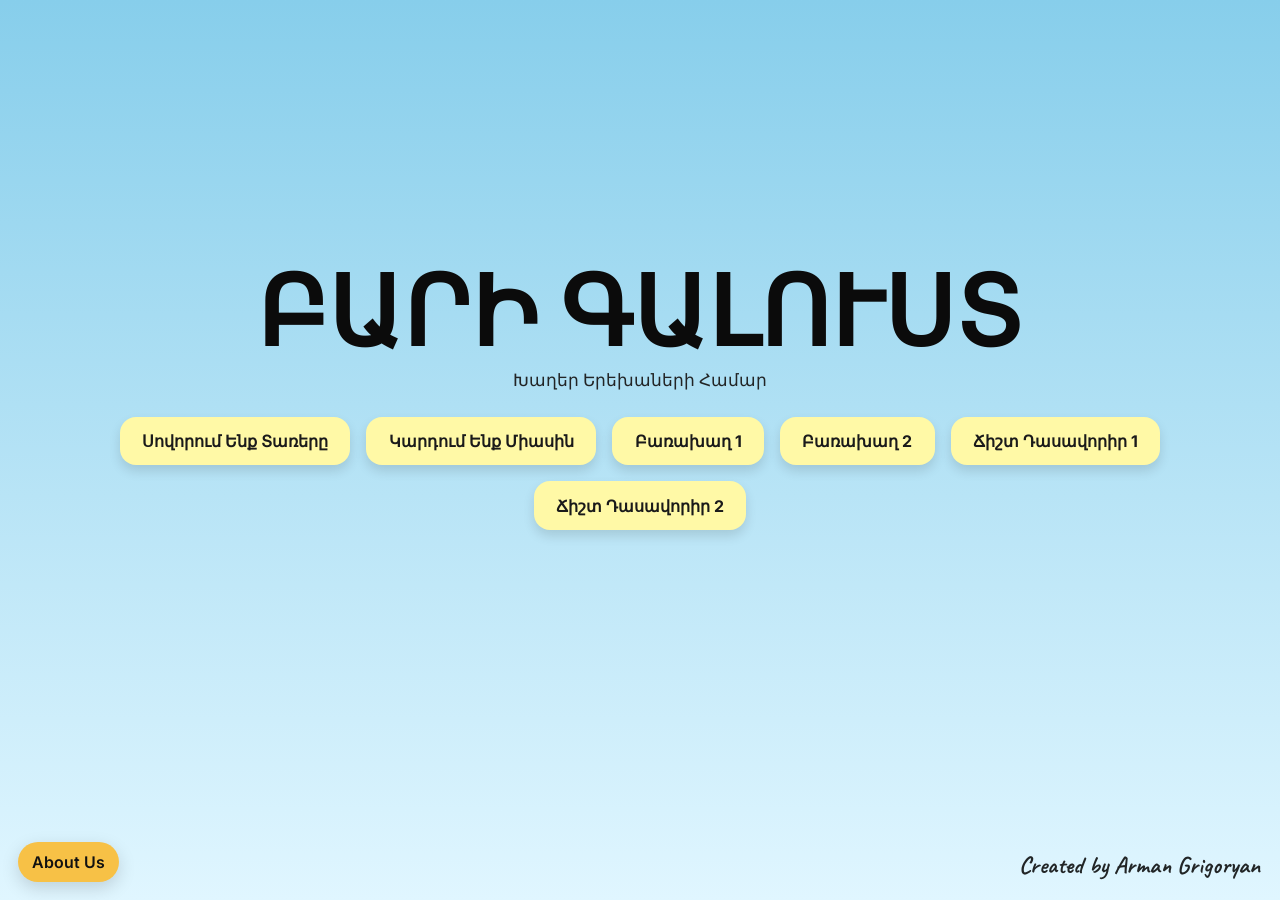
<file: index.html>
<!doctype html>
<html lang="ru">
<head>
  <meta charset="utf-8" />
  <meta name="viewport" content="width=device-width, initial-scale=1" />
  <title>Start Page</title>
  <link rel="stylesheet" href="styleStartPage.css" />
  <link rel="preconnect" href="https://fonts.gstatic.com" crossorigin>
  <link href="https://fonts.googleapis.com/css2?family=Inter:wght@400;600&display=swap" rel="stylesheet">
  <link href="https://fonts.googleapis.com/css2?family=Caveat:wght@400;700&display=swap" rel="stylesheet">
  <link rel="stylesheet" href="aboutPopup.css" />
</head>
<body>
  <div class="hero">
    <h1>ԲԱՐԻ ԳԱԼՈՒՍՏ</h1>
    <p class="signature">Խաղեր Երեխաների Համար</p>

    <div class="buttons">
      <a href="ArmLetters.html" class="btn secondary light-yellow">Սովորում Ենք Տառերը</a>
      <a href="indexRead.html" id="first" class="btn secondary light-yellow">Կարդում Ենք Միասին</a>
      <a href="indexYntrir1.html" class="btn secondary light-yellow">Բառախաղ 1</a>
      <a href="findWord.html" class="btn secondary light-yellow">Բառախաղ 2</a>
      <a href="indexArCor.html" id="second" class="btn secondary light-yellow">Ճիշտ Դասավորիր 1</a>
      <a href="indexYntrirVank1.html" class="btn secondary light-yellow">Ճիշտ Դասավորիր 2</a>
    </div>
  </div>
  <div class="creator-credit">Created by Arman Grigoryan</div>

  <!-- About / Contact popup -->
  <div id="about-toggle" class="about-toggle" aria-hidden="false">About Us</div>

  <div id="about-popup" class="about-popup" aria-hidden="true">
    <div class="about-content">
      <button id="about-close" class="about-close" aria-label="Close">✕</button>
      <div class="about-panels">
        <!-- Left square: profile + LinkedIn -->
        <div class="panel panel-left">
          <div class="photo-wrap">
            <img src="./68b5e88b5b66f74444711b1b_Lia-Hovhannisyan.jpg" alt="Lia Hovhannisyan" class="profile-img" />
          </div>
          <a class="linkedin" href="https://www.linkedin.com/in/lia-hovhannisyan-8a69292b4/?originalSubdomain=am" target="_blank" rel="noopener">LinkedIn</a>
          <div class="panel">Speech Therapy Programs Manager</div>
        </div>

        <!-- Middle rectangle: business card with interactive links -->
        <div class="panel panel-middle">
          <h2 alt="Business card" class="card-text"> Լիա Հովհաննիսյան </h2>
          <div class="card-links">
            <a id="card-email" href="#">lia.hovhannissyan@coaf.org</a>
            <a id="card-phone" href="tel:+37455770052">+374 55 770052</a>
            <a id="card-address" href="#">Մելիք-Ադամյան փ․, 2/2, Երևան</a>
            <a id="card-qr" href="https://coaf.org" target="_blank" rel="noopener">
              <img src="./My_QR_Code_2-1024.png" alt="COAF QR" class="qr-img" />
            </a>
          </div>
        </div>

        <!-- Right square: COAF logo + link -->
        <div class="panel panel-right">
          <div class="logo-wrap">
            <img src="./images.png" alt="COAF" class="coaf-logo" />
          </div>
          <a class="coaf-link" href="http://hmk.am/l-hovhannisyan-eduarmenia2023/" target="_blank" rel="noopener">More</a>
          <a class="facebook-link" href="https://www.facebook.com/lia.hovhannisyan.86" target="_blank" rel="noopener" title="Facebook" style="margin-top:10px;display:inline-block;">
            <img src="media.svg" alt="Facebook" class="fb-icon" style="width:32px;height:32px;" />
          </a>
        </div>
      </div>
    </div>
  </div>

  <script src="scriptStartPage.js"></script>
  <script src="aboutPopup.js"></script>
</body>
</html>
</file>
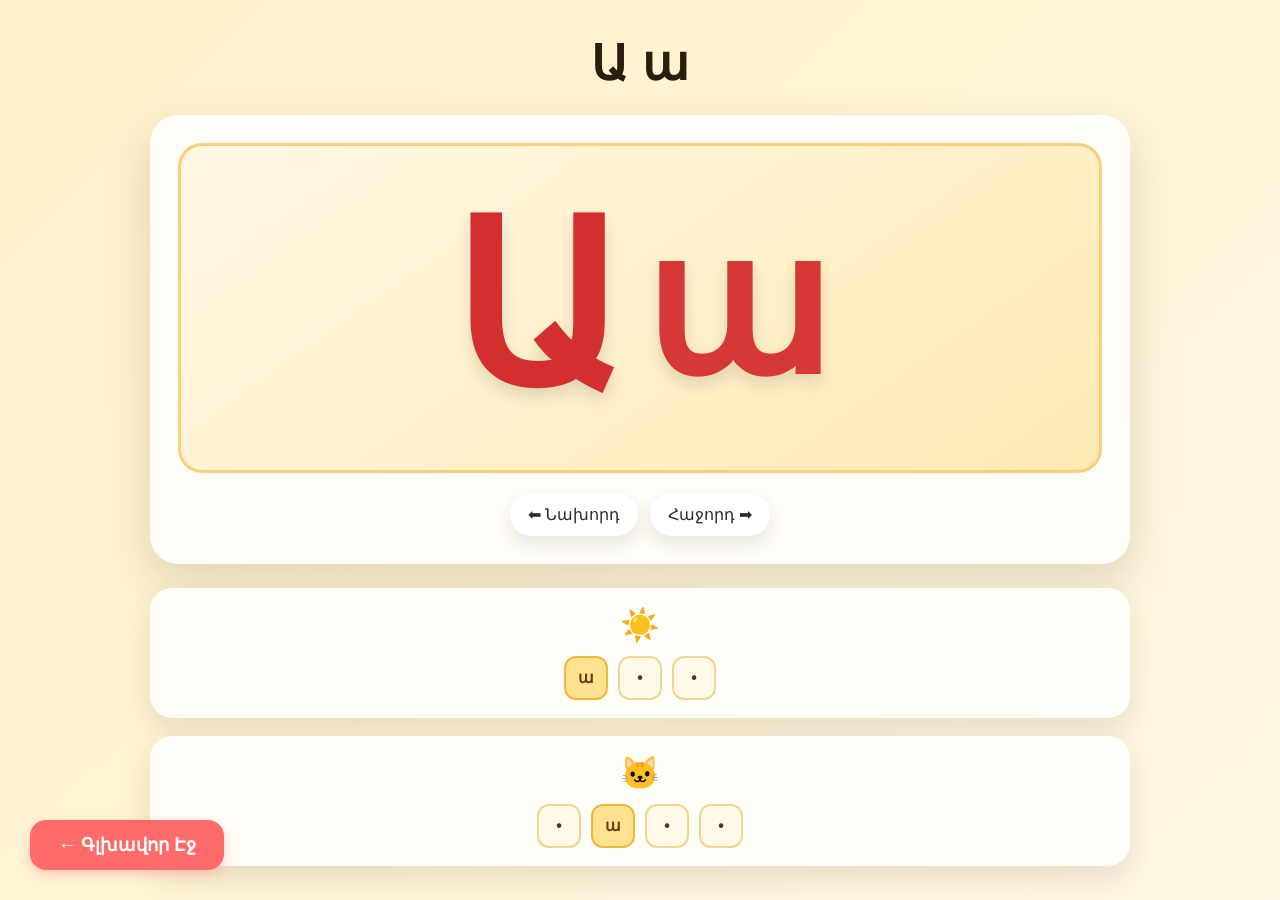
<file: ArmLetters.html>
<!DOCTYPE html>
<html lang="hy">
  <head>
    <meta charset="UTF-8" />
    <meta name="viewport" content="width=device-width, initial-scale=1.0" />
    <title>ArmLetters</title>
    <link rel="stylesheet" href="ArmLetters.css" />
  </head>
  <body>
    <main class="app">
      <header class="top-bar">
        <div class="title-block">
          <h1 class="letter-title" id="letterTitle">Ա ա</h1>
        </div>
      </header>

      <section class="main-card">
        <div class="letter-canvas" id="letterCanvas">
          <div class="letters-container" id="lettersContainer">
            <div class="letter-display" id="letterDisplay">Ա</div>
            <div class="lower-letter" id="lowerLetter">ա</div>
          </div>
        </div>

        <div class="controls">
          <button class="nav-btn" id="prevBtn">⬅ Նախորդ</button>
          <button class="nav-btn" id="nextBtn">Հաջորդ ➡</button>
        </div>
      </section>

      <section class="word-row">
        <article class="word-card" id="wordCardLeft">
          <div class="emoji" id="emojiLeft">☀️</div>
          <div class="word-boxes" id="boxesLeft"></div>
        </article>

        <article class="word-card" id="wordCardRight">
          <div class="emoji" id="emojiRight">🌈</div>
          <div class="word-boxes" id="boxesRight"></div>
        </article>
      </section>
      <a href="index.html" class="home-btn" id="to-home">← Գլխավոր Էջ</a>
    </main>

    <script src="ArmLetters.js"></script>
  </body>
</html>
</file>
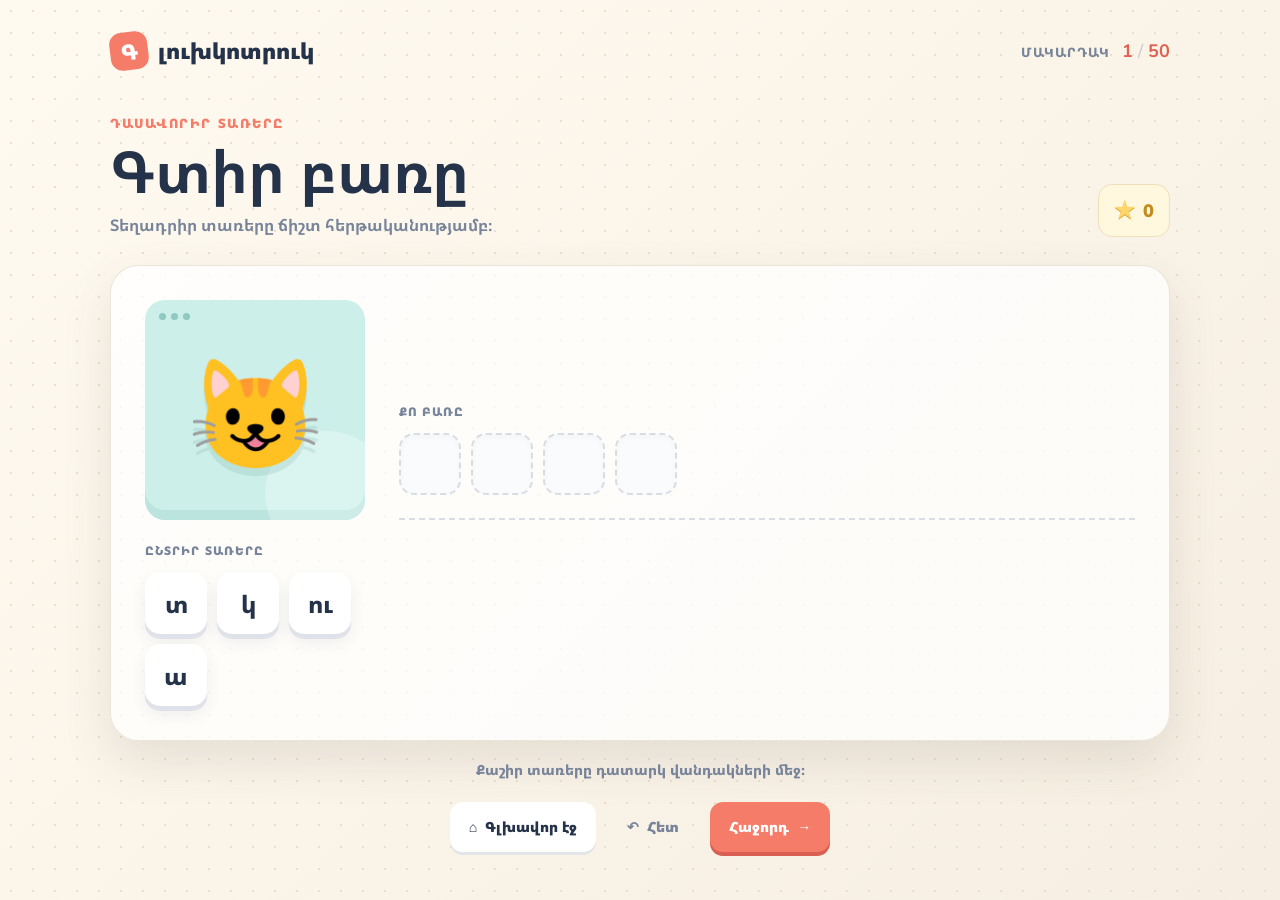
<file: findWord.html>
<!doctype html>
<html lang="hy">
<head>
	<meta charset="UTF-8">
	<meta name="viewport" content="width=device-width, initial-scale=1.0">
	<title>գլուխկոտրուկ - Գտիր բառը</title>
	<link rel="preconnect" href="https://fonts.googleapis.com">
	<link rel="preconnect" href="https://fonts.gstatic.com" crossorigin>
	<link href="https://fonts.googleapis.com/css2?family=Nunito:wght@500;700;800;900&family=Noto+Sans+Armenian:wght@500;700;800&display=swap" rel="stylesheet">
	<link rel="stylesheet" href="findWord.css">
</head>
<body>
	<main class="game-shell">
		<header class="topbar">
			<a class="brand" href="index.html" aria-label="Գլխավոր էջ"><span class="brand-mark">Գ</span><span>լուխկոտրուկ</span></a>
			<div class="level-counter" aria-live="polite"><span class="level-label">Մակարդակ</span><strong><span id="levelNumber">1</span><span class="slash"> / </span>50</strong></div>
		</header>
		<section class="game-content" aria-labelledby="gameTitle">
			<div class="intro-row">
				<div><p class="eyebrow">Դասավորիր տառերը</p><h1 id="gameTitle">Գտիր բառը</h1><p class="instruction">Տեղադրիր տառերը ճիշտ հերթականությամբ։</p></div>
				<div class="score" aria-label="Միավորներ"><span class="score-star">★</span><span id="scoreValue">0</span></div>
			</div>
			<div class="play-area">
				<div class="sticker-card" aria-label="Կատուի սթիքեր"><div class="window-dots"><i></i><i></i><i></i></div><div class="cat-sticker" aria-hidden="true">😺</div></div>
				<div class="answer-zone"><p class="zone-label">Քո բառը</p><div class="answer-slots" id="answerSlots" aria-label="Պատասխանի վանդակներ"></div></div>
				<div class="letter-zone"><p class="zone-label">Ընտրիր տառերը</p><div class="letter-bank" id="letterBank" aria-label="Խառնված տառեր"></div></div>
			</div>
			<p class="message" id="message" aria-live="polite">Քաշիր տառերը դատարկ վանդակների մեջ։</p>
			<nav class="actions" aria-label="Խաղի կառավարում"><a class="button button-secondary" href="index.html"><span aria-hidden="true">⌂</span> Գլխավոր էջ</a><button class="button button-ghost" id="backButton" type="button"><span aria-hidden="true">↶</span> Հետ</button><button class="button button-primary" id="nextButton" type="button">Հաջորդ <span aria-hidden="true">→</span></button></nav>
		</section>
	</main>
	<script src="findWord.js"></script>
</body>
</html>
</file>
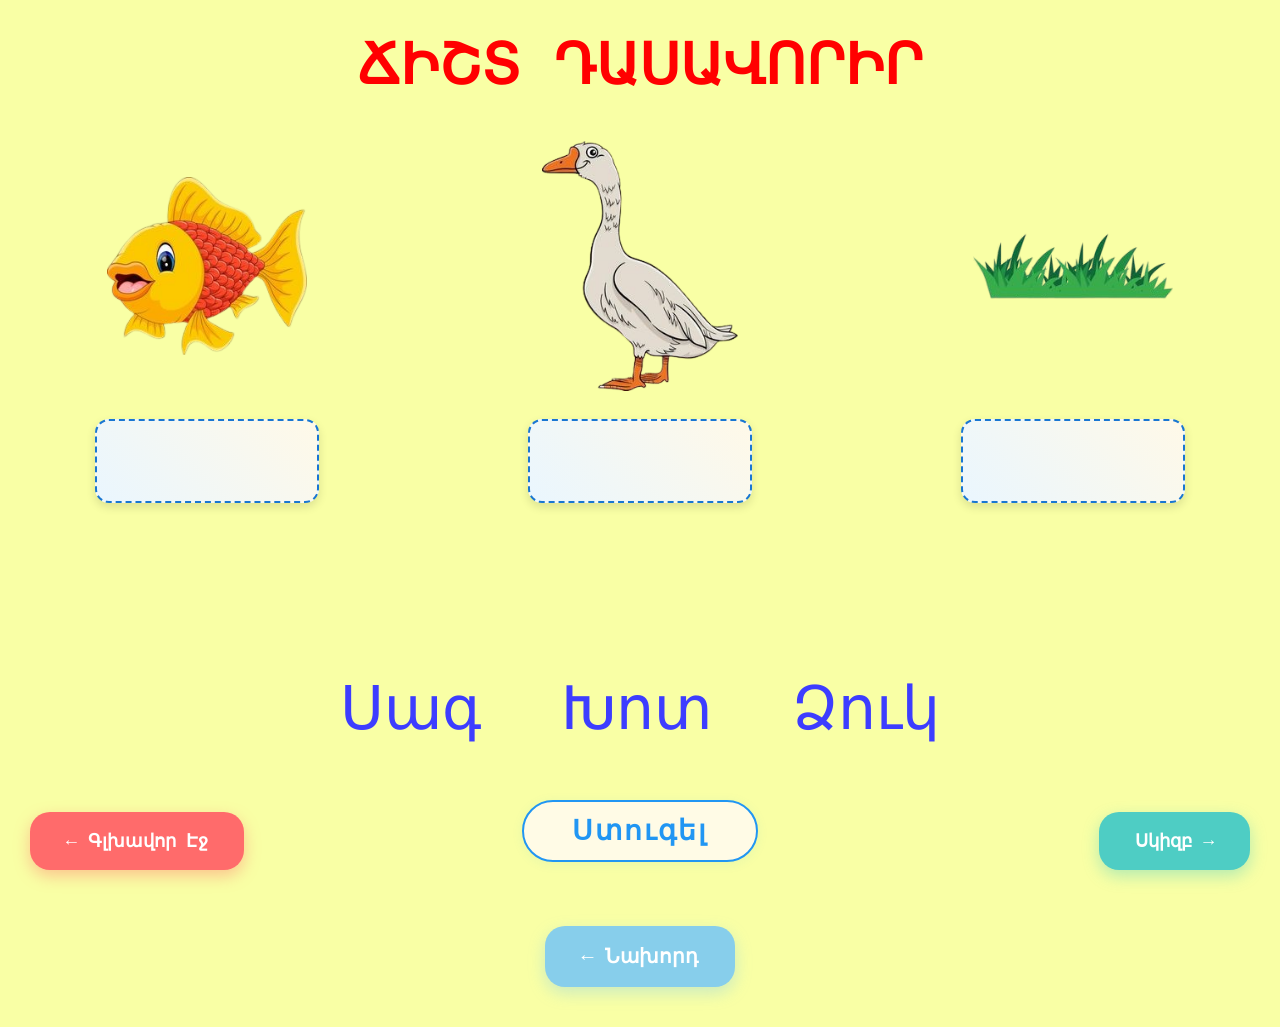
<file: index10.html>
<!DOCTYPE html>
<html lang="en">
<head>
    <meta charset="UTF-8">
    <meta name="viewport" content="width=device-width, initial-scale=1.0">
    <title>Document</title>
    <link rel="stylesheet" href="style5.css">
</head>
<body>
    <h1 class="text">ՃԻՇՏ ԴԱՍԱՎՈՐԻՐ</h1>
    <div class="items">
        <div class="topItems">
            <img src="./fish-removebg-preview.png" class="item1Top">
            <div class="dropZone" data-for="item1Top"></div>
            <img src="./goose-removebg-preview.png" class="item2Top">
            <div class="dropZone" data-for="item2Top"></div>
            <img src="./grass-removebg-preview.png" class="item3Top">
            <div class="dropZone" data-for="item3Top"></div>
        </div>
        <div class="bottomItems">
            <div class="item2Bottom">Սագ</div>
            <div class="item3Bottom">Խոտ</div>
            <div class="item1Bottom">Ձուկ</div>
        </div>
    </div>
    <button id="checkBtn">Ստուգել</button>
    <div class="nav-buttons">
      <a href="index.html" class="nav-back">← Գլխավոր Էջ</a>
      <a href="index9.html" class="nav-prev">← Նախորդ</a>
      <button id="next">Սկիզբ →</button>
    </div>
    <script src="script10.js"></script>
</body>
</html>
</file>
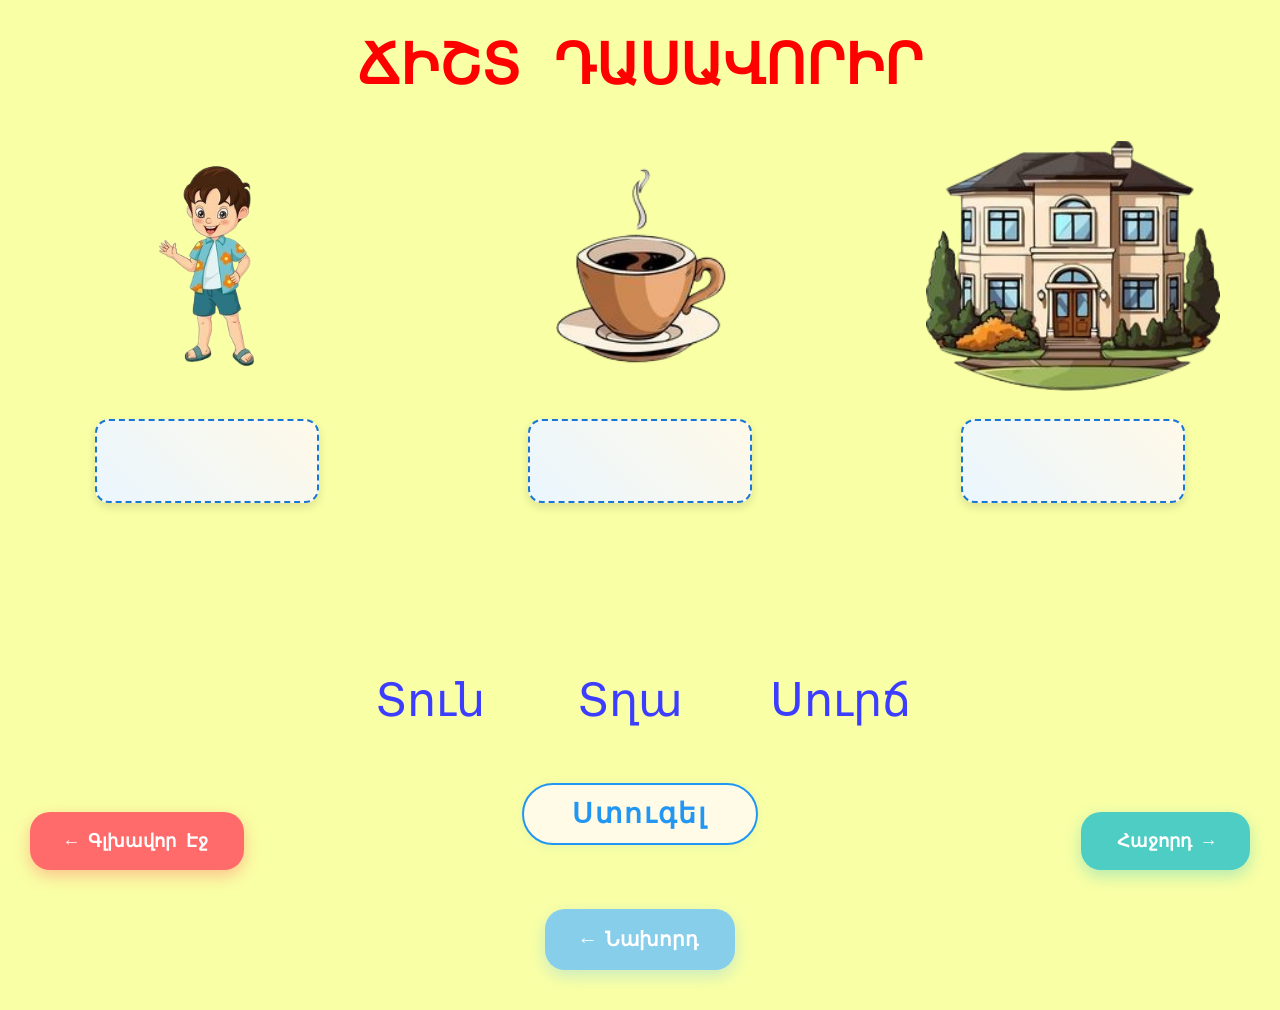
<file: index2.html>
<!DOCTYPE html>
<html lang="en">
<head>
    <meta charset="UTF-8">
    <meta name="viewport" content="width=device-width, initial-scale=1.0">
    <title>Document</title>
    <link rel="stylesheet" href="style2.css">
</head>
<body>
    <h1 class="text">ՃԻՇՏ ԴԱՍԱՎՈՐԻՐ</h1>
    <div class="items">
        <div class="topItems">
            <img src="./boy-removebg-preview.png" class="item1Top">
            <div class="dropZone" data-for="item1Top"></div>
            <img src="./coffee-removebg-preview.png" class="item2Top">
            <div class="dropZone" data-for="item2Top"></div>
            <img src="./house-removebg-preview.png" class="item3Top">
            <div class="dropZone" data-for="item3Top"></div>
        </div>
        <div class="bottomItems">
            <div class="item3Bottom">Տուն</div>
            <div class="item1Bottom">Տղա</div>
            <div class="item2Bottom">Սուրճ</div>
        </div>
    </div>
    <button id="checkBtn">Ստուգել</button>
        <div class="nav-buttons">
            <a href="index.html" class="nav-back">← Գլխավոր Էջ</a>
            <a href="indexArCor.html" class="nav-prev">← Նախորդ</a>
            <button id="next">Հաջորդ →</button>
        </div>
    <script src="script2.js"></script>
</body>
</html>
</file>
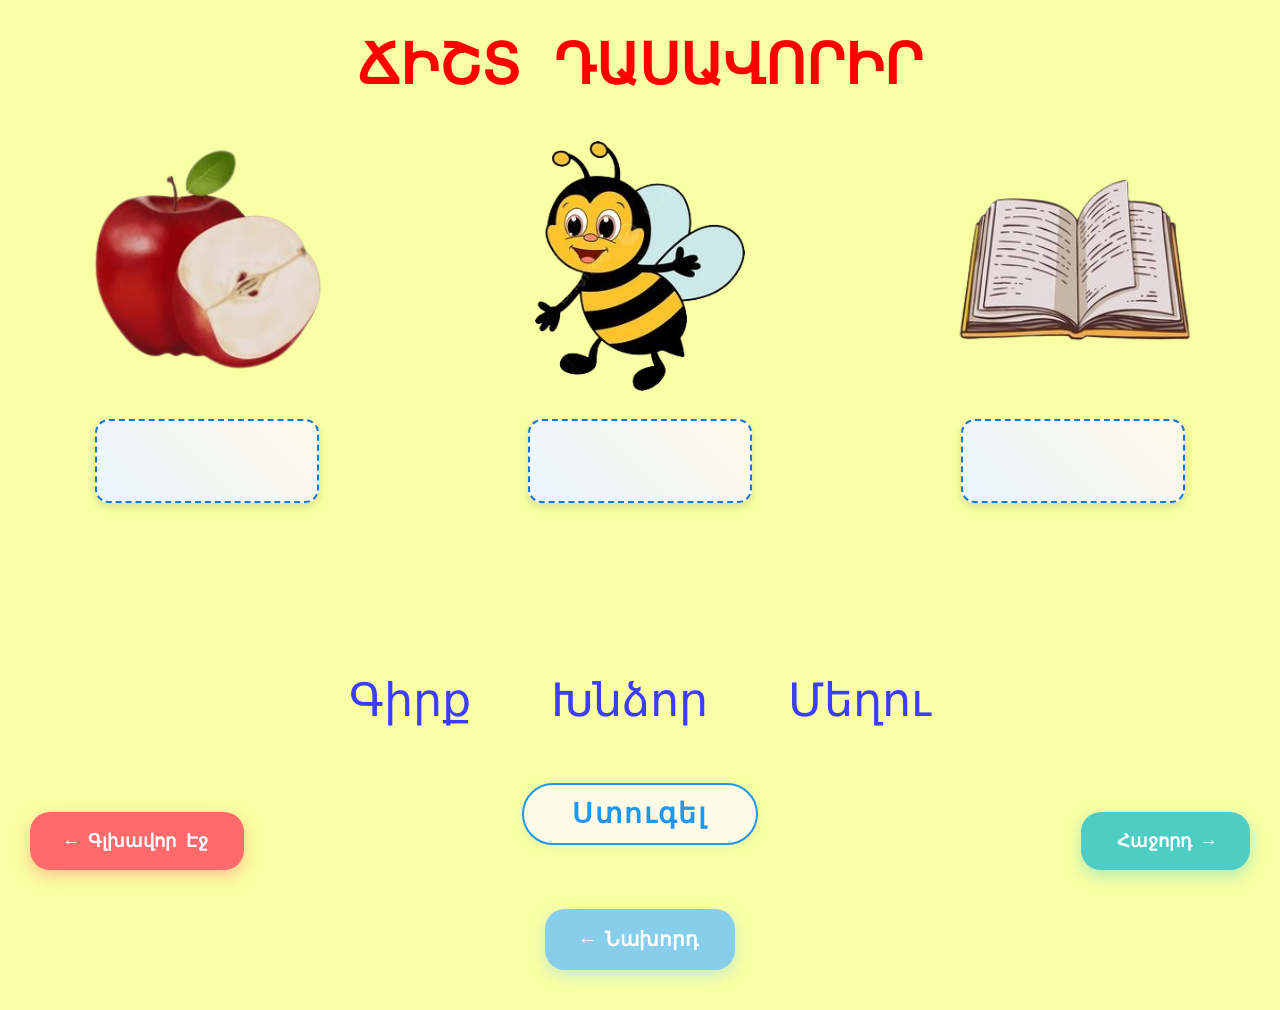
<file: index3.html>
<!DOCTYPE html>
<html lang="en">
<head>
    <meta charset="UTF-8">
    <meta name="viewport" content="width=device-width, initial-scale=1.0">
    <title>Document</title>
    <link rel="stylesheet" href="style2.css">
</head>
<body>
    <h1 class="text">ՃԻՇՏ ԴԱՍԱՎՈՐԻՐ</h1>
    <div class="items">
        <div class="topItems">
            <img src="./apple-removebg-preview.png" class="item1Top">
            <div class="dropZone" data-for="item1Top"></div>
            <img src="./bee-removebg-preview.png" class="item2Top">
            <div class="dropZone" data-for="item2Top"></div>
            <img src="./book-removebg-preview.png" class="item3Top">
            <div class="dropZone" data-for="item3Top"></div>
        </div>
        <div class="bottomItems">
            <div class="item3Bottom">Գիրք</div>
            <div class="item1Bottom">Խնձոր</div>
            <div class="item2Bottom">Մեղու</div>
        </div>
    </div>
    <button id="checkBtn">Ստուգել</button>
    <div class="nav-buttons">
      <a href="index.html" class="nav-back">← Գլխավոր Էջ</a>
      <a href="index2.html" class="nav-prev">← Նախորդ</a>
      <button id="next">Հաջորդ →</button>
    </div>
    <script src="script3.js"></script>
</body>
</html>
</file>
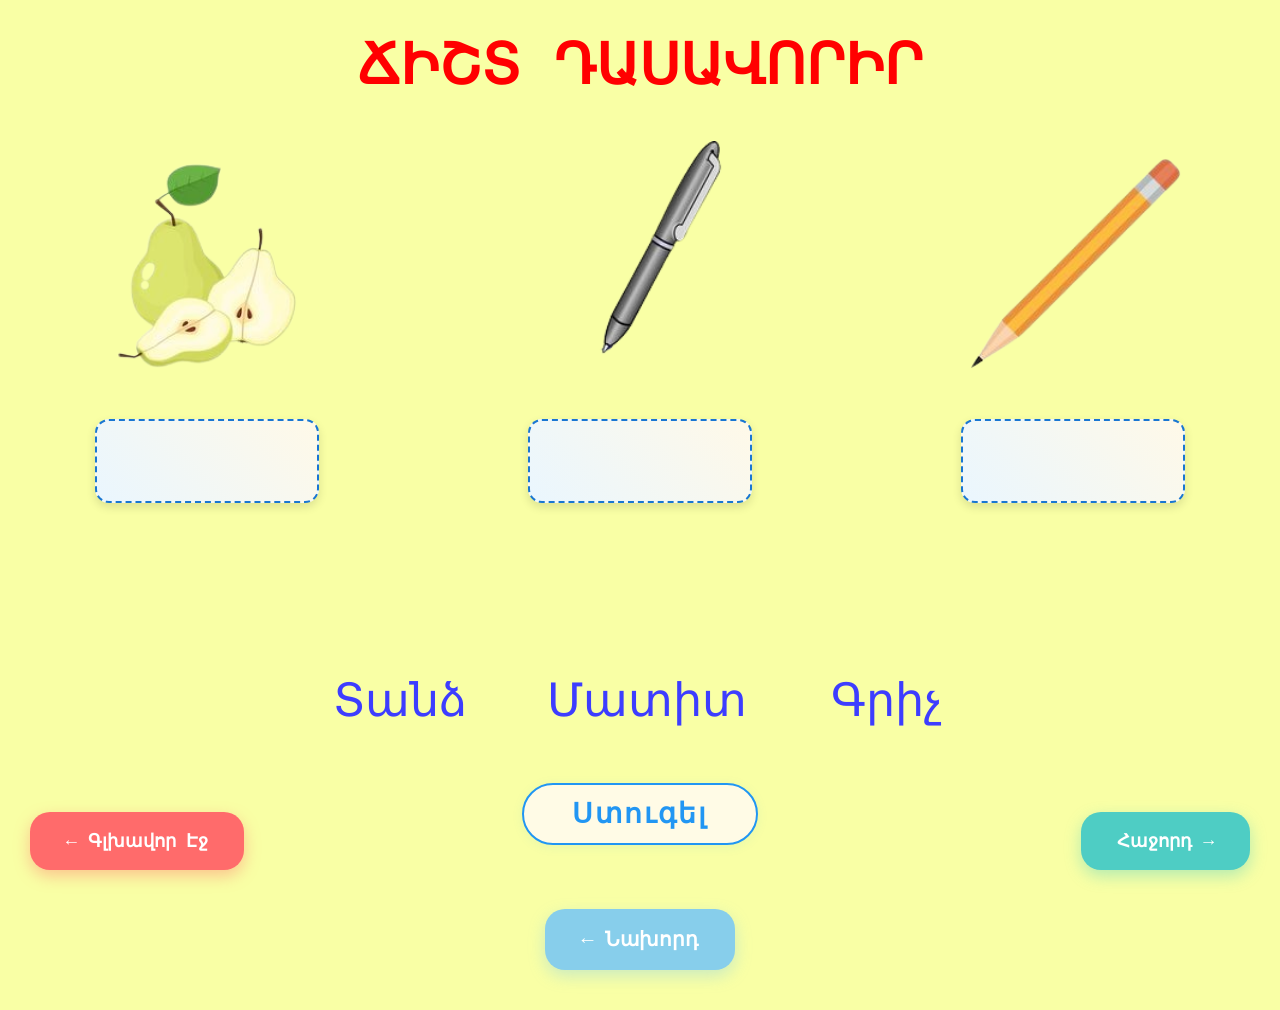
<file: index4.html>
<!DOCTYPE html>
<html lang="en">
<head>
    <meta charset="UTF-8">
    <meta name="viewport" content="width=device-width, initial-scale=1.0">
    <title>Document</title>
    <link rel="stylesheet" href="style2.css">
</head>
<body>
    <h1 class="text">ՃԻՇՏ ԴԱՍԱՎՈՐԻՐ</h1>
    <div class="items">
        <div class="topItems">
            <img src="./pear-removebg-preview.png" class="item1Top">
            <div class="dropZone" data-for="item1Top"></div>
            <img src="./pen-removebg-preview.png" class="item2Top">
            <div class="dropZone" data-for="item2Top"></div>
            <img src="./pensil-removebg-preview.png" class="item3Top">
            <div class="dropZone" data-for="item3Top"></div>
        </div>
        <div class="bottomItems">
            <div class="item1Bottom">Տանձ</div>
            <div class="item3Bottom">Մատիտ</div>
            <div class="item2Bottom">Գրիչ</div>
        </div>
    </div>
    <button id="checkBtn">Ստուգել</button>
    <div class="nav-buttons">
      <a href="index.html" class="nav-back">← Գլխավոր Էջ</a>
      <a href="index3.html" class="nav-prev">← Նախորդ</a>
      <button id="next">Հաջորդ →</button>
    </div>
    <script src="script4.js"></script>
</body>
</html>
</file>
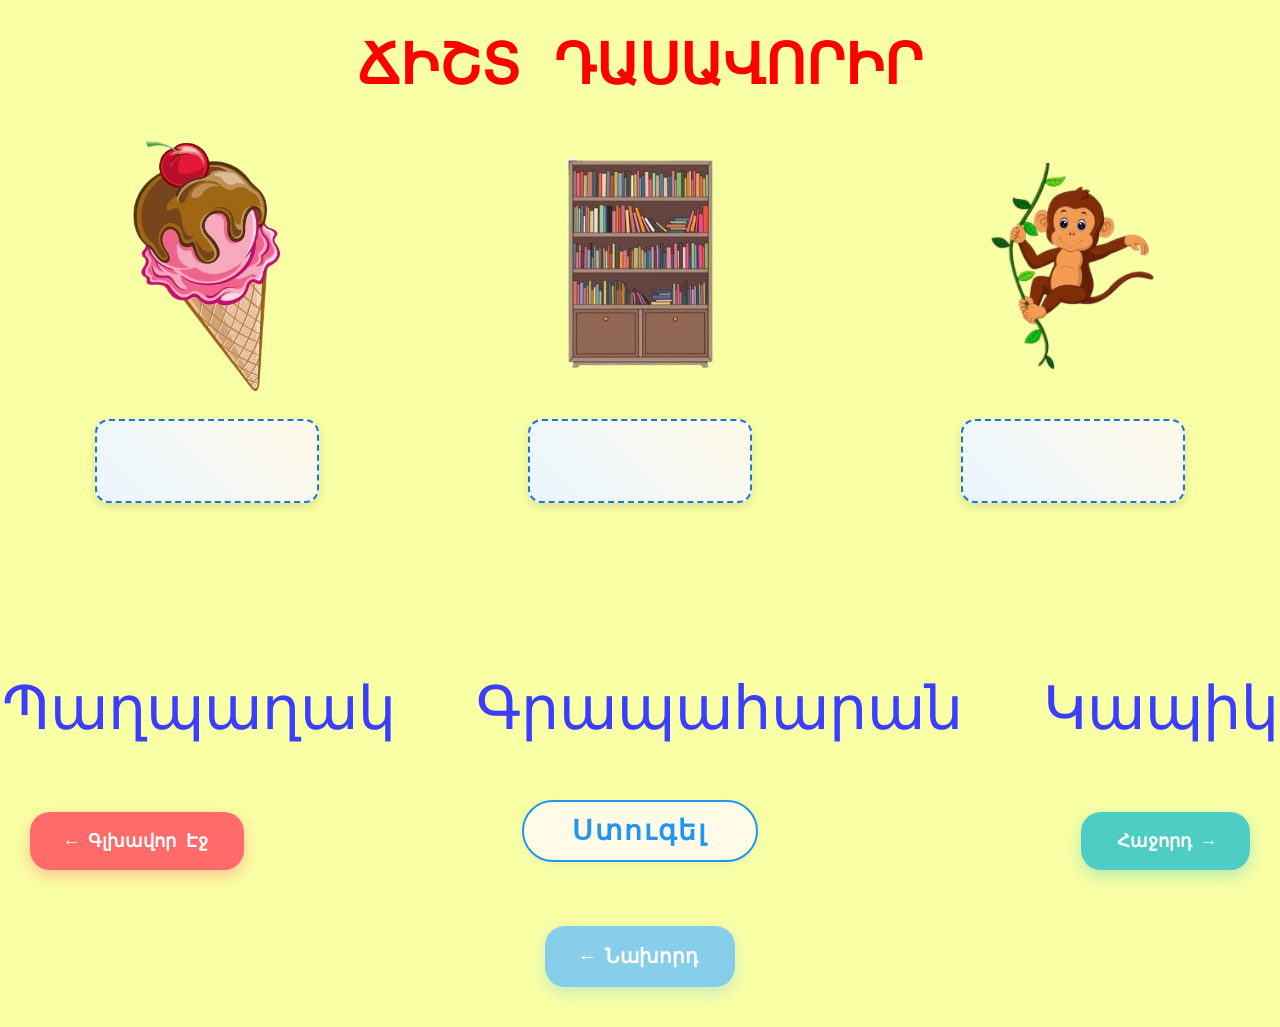
<file: index5.html>
<!DOCTYPE html>
<html lang="en">
<head>
    <meta charset="UTF-8">
    <meta name="viewport" content="width=device-width, initial-scale=1.0">
    <title>Document</title>
    <link rel="stylesheet" href="style5.css">
</head>
<body>
    <h1 class="text">ՃԻՇՏ ԴԱՍԱՎՈՐԻՐ</h1>
    <div class="items">
        <div class="topItems">
            <img src="./ice-cream-removebg-preview.png" class="item1Top">
            <div class="dropZone" data-for="item1Top"></div>
            <img src="./library-removebg-preview.png" class="item2Top">
            <div class="dropZone" data-for="item2Top"></div>
            <img src="./monkey-removebg-preview.png" class="item3Top">
            <div class="dropZone" data-for="item3Top"></div>
        </div>
        <div class="bottomItems">
            <div class="item1Bottom">Պաղպաղակ</div>
            <div class="item2Bottom">Գրապահարան</div>
            <div class="item3Bottom">Կապիկ</div>
        </div>
    </div>
    <button id="checkBtn">Ստուգել</button>
    <div class="nav-buttons">
      <a href="index.html" class="nav-back">← Գլխավոր Էջ</a>
      <a href="index4.html" class="nav-prev">← Նախորդ</a>
      <button id="next">Հաջորդ →</button>
    </div>
    <script src="script5.js"></script>
</body>

</html>
</file>
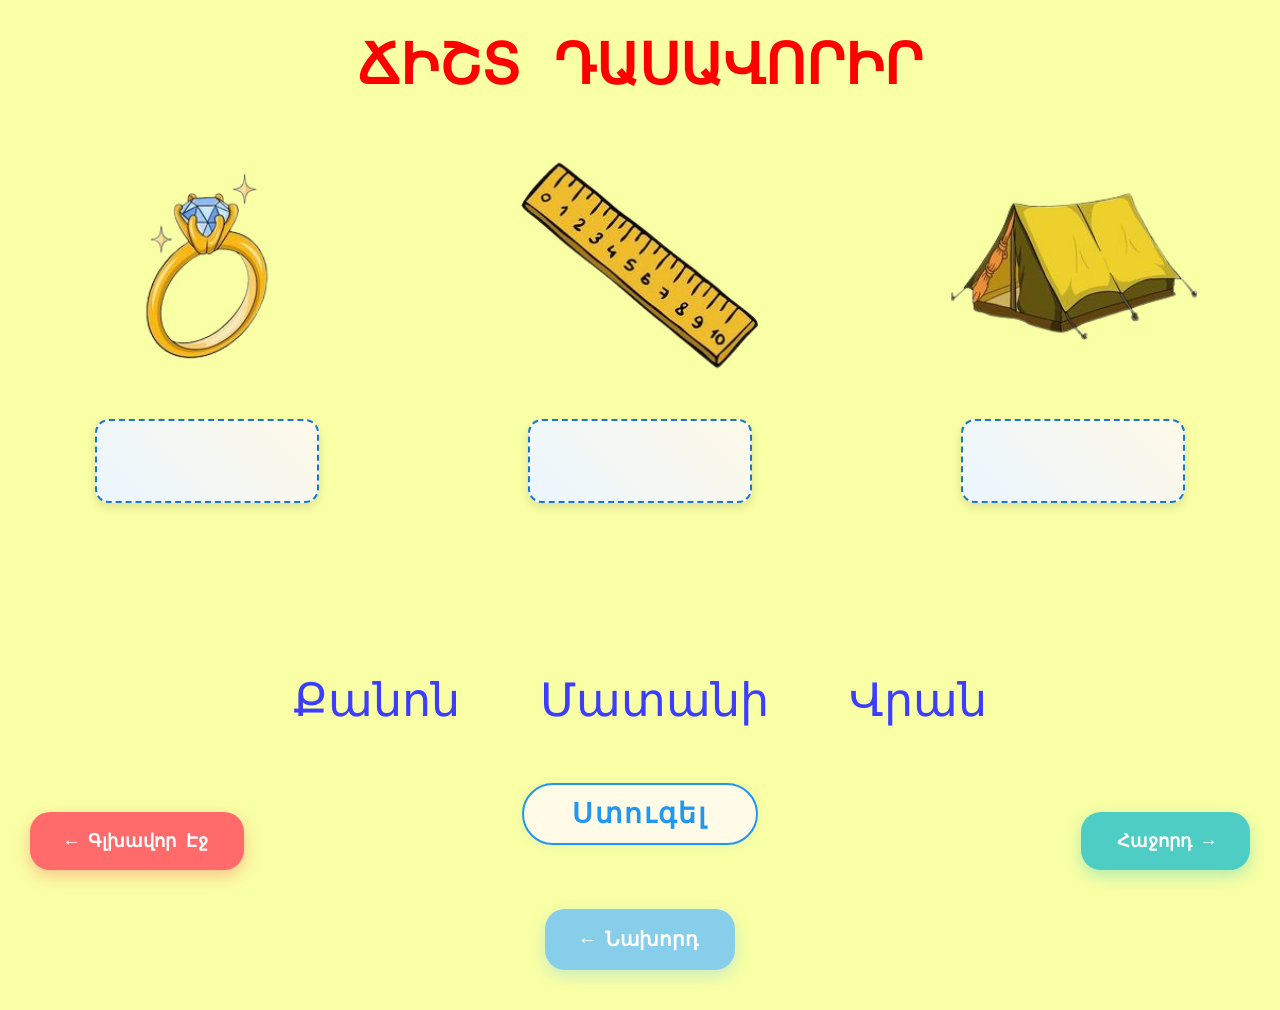
<file: index6.html>
<!DOCTYPE html>
<html lang="en">
<head>
    <meta charset="UTF-8">
    <meta name="viewport" content="width=device-width, initial-scale=1.0">
    <title>Document</title>
    <link rel="stylesheet" href="style2.css">
</head>
<body>
    <h1 class="text">ՃԻՇՏ ԴԱՍԱՎՈՐԻՐ</h1>
    <div class="items">
        <div class="topItems">
            <img src="./ring-removebg-preview.png" class="item1Top">
            <div class="dropZone" data-for="item1Top"></div>
            <img src="./qanon-removebg-preview.png" class="item2Top">
            <div class="dropZone" data-for="item2Top"></div>
            <img src="./vran-removebg-preview.png" class="item3Top">
            <div class="dropZone" data-for="item3Top"></div>
        </div>
        <div class="bottomItems">
            <div class="item2Bottom">Քանոն</div>
            <div class="item1Bottom">Մատանի</div>
            <div class="item3Bottom">Վրան</div>
        </div>
    </div>
    <button id="checkBtn">Ստուգել</button>
    <div class="nav-buttons">
      <a href="index.html" class="nav-back">← Գլխավոր Էջ</a>
      <a href="index5.html" class="nav-prev">← Նախորդ</a>
      <button id="next">Հաջորդ →</button>
    </div>
    <script src="script6.js"></script>
</body>
</html>
</file>
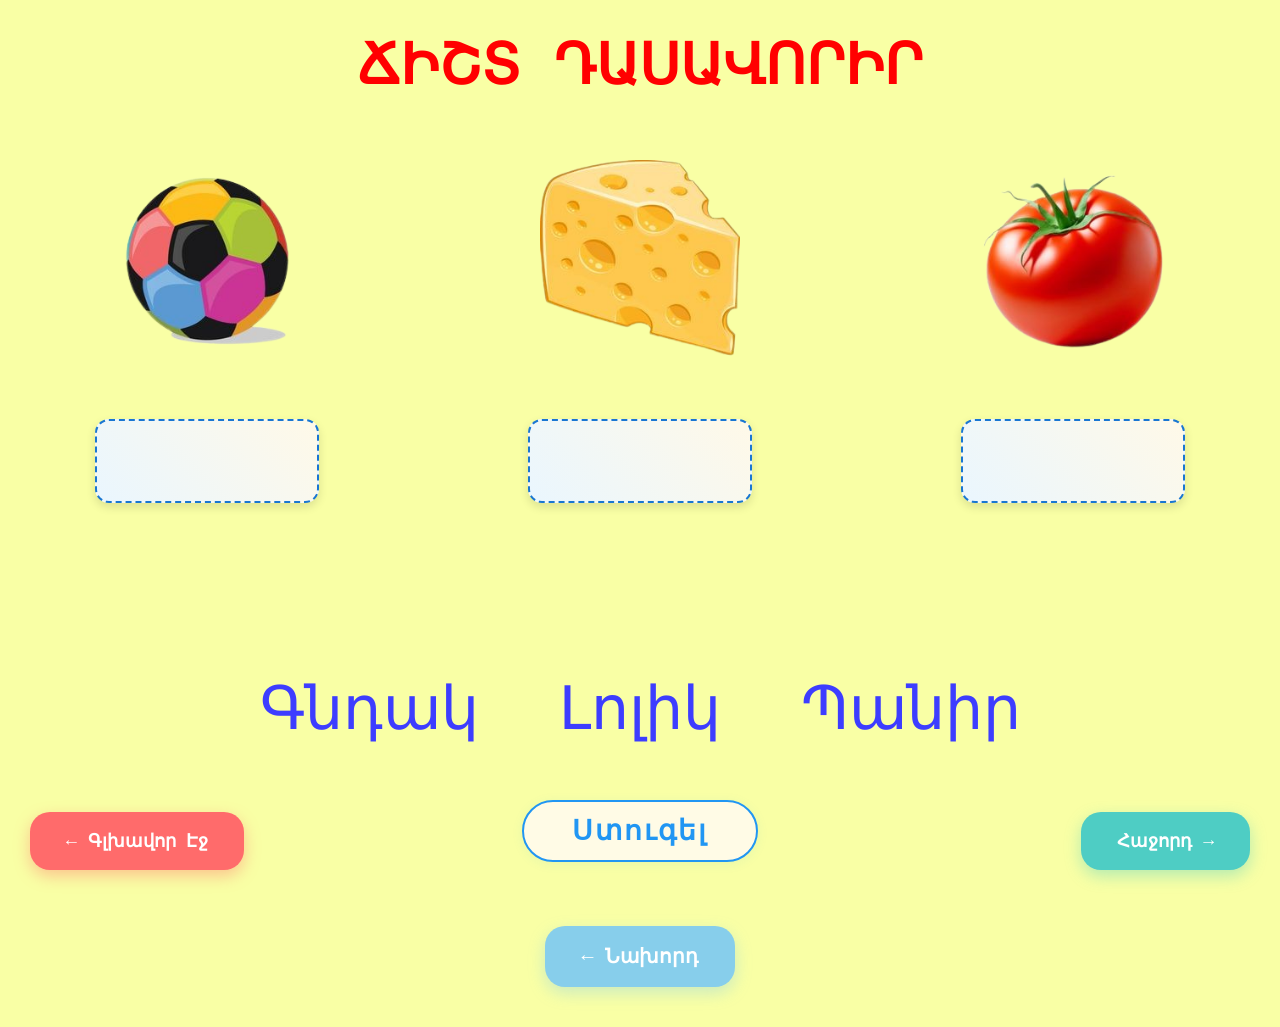
<file: index7.html>
<!DOCTYPE html>
<html lang="en">
<head>
    <meta charset="UTF-8">
    <meta name="viewport" content="width=device-width, initial-scale=1.0">
    <title>Document</title>
    <link rel="stylesheet" href="style5.css">
</head>
<body>
    <h1 class="text">ՃԻՇՏ ԴԱՍԱՎՈՐԻՐ</h1>
    <div class="items">
        <div class="topItems">
            <img src="./ball-removebg-preview.png" class="item1Top">
            <div class="dropZone" data-for="item1Top"></div>
            <img src="./cheese-removebg-preview.png" class="item2Top">
            <div class="dropZone" data-for="item2Top"></div>
            <img src="./tomato-removebg-preview.png" class="item3Top">
            <div class="dropZone" data-for="item3Top"></div>
        </div>
        <div class="bottomItems">
            <div class="item1Bottom">Գնդակ</div>
            <div class="item3Bottom">Լոլիկ</div>
            <div class="item2Bottom">Պանիր</div>
        </div>
    </div>
    <button id="checkBtn">Ստուգել</button>
    <div class="nav-buttons">
      <a href="index.html" class="nav-back">← Գլխավոր Էջ</a>
      <a href="index6.html" class="nav-prev">← Նախորդ</a>
      <button id="next">Հաջորդ →</button>
    </div>
    <script src="script7.js"></script>
</body>
</html>
</file>
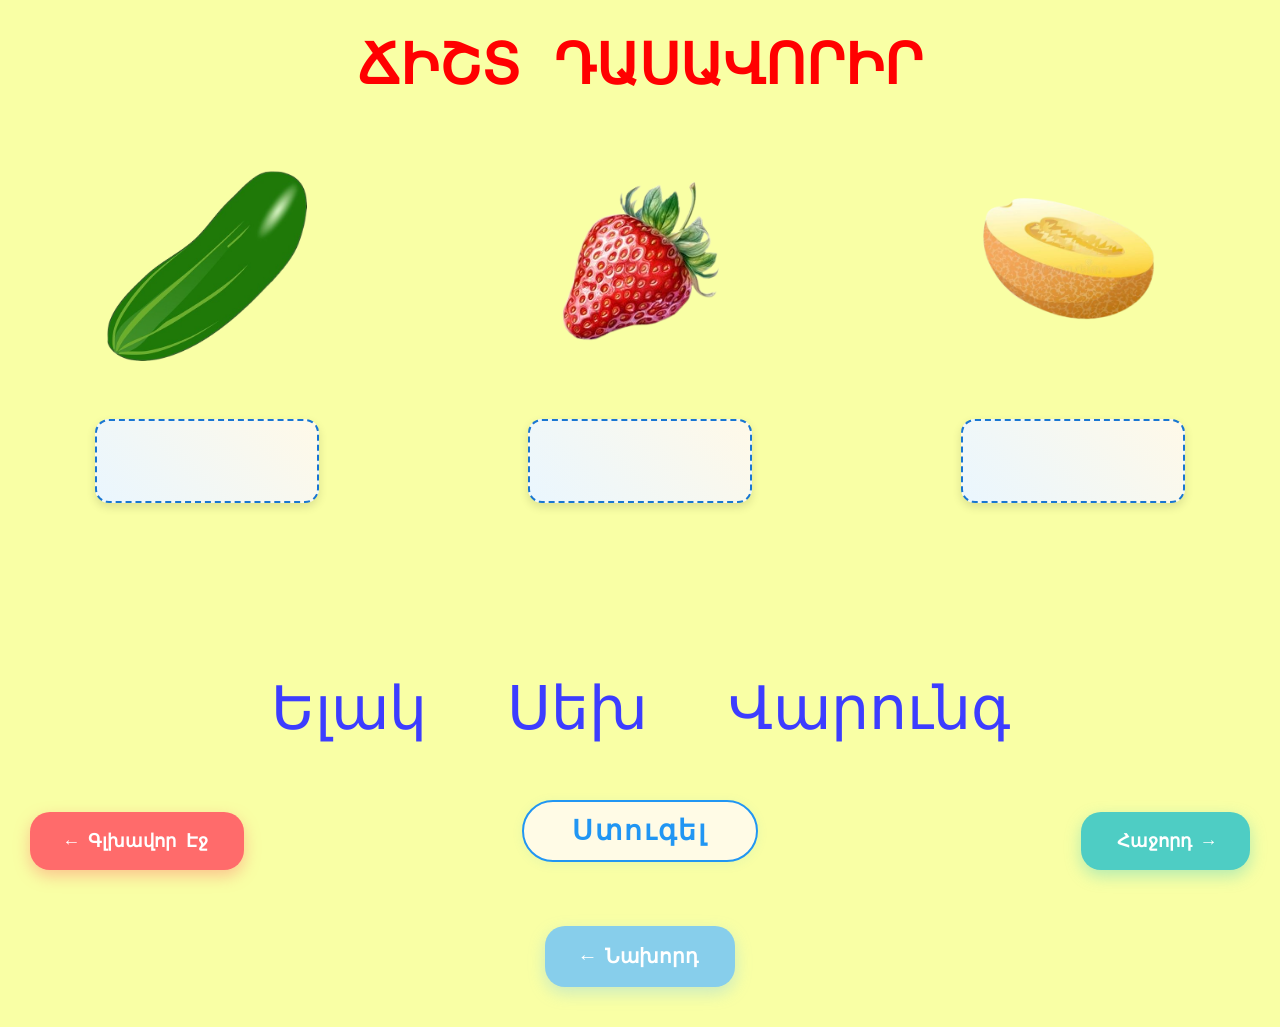
<file: index8.html>
<!DOCTYPE html>
<html lang="en">
<head>
    <meta charset="UTF-8">
    <meta name="viewport" content="width=device-width, initial-scale=1.0">
    <title>Document</title>
    <link rel="stylesheet" href="style5.css">
</head>
<body>
    <h1 class="text">ՃԻՇՏ ԴԱՍԱՎՈՐԻՐ</h1>
    <div class="items">
        <div class="topItems">
            <img src="./cucumber-removebg-preview.png" class="item1Top">
            <div class="dropZone" data-for="item1Top"></div>
            <img src="./strawberry-removebg-preview.png" class="item2Top">
            <div class="dropZone" data-for="item2Top"></div>
            <img src="./melon-removebg-preview.png" class="item3Top">
            <div class="dropZone" data-for="item3Top"></div>
        </div>
        <div class="bottomItems">
            <div class="item2Bottom">Ելակ</div>
            <div class="item3Bottom">Սեխ</div>
            <div class="item1Bottom">Վարունգ</div>
        </div>
    </div>
    <button id="checkBtn">Ստուգել</button>
    <div class="nav-buttons">
      <a href="index.html" class="nav-back">← Գլխավոր Էջ</a>
      <a href="index7.html" class="nav-prev">← Նախորդ</a>
      <button id="next">Հաջորդ →</button>
    </div>
    <script src="script8.js"></script>
</body>
</html>
</file>
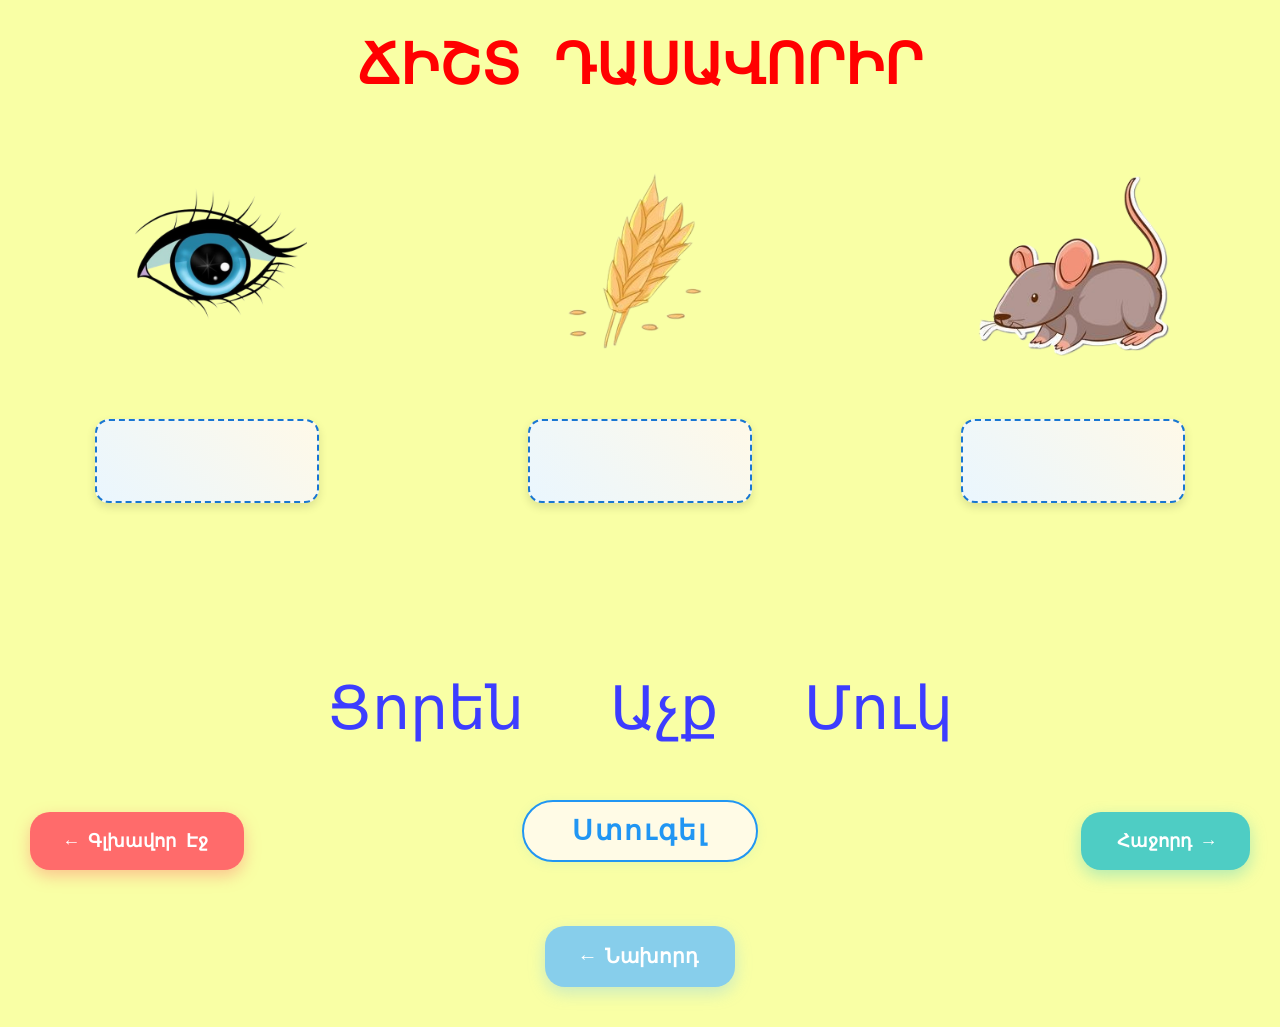
<file: index9.html>
<!DOCTYPE html>
<html lang="en">
<head>
    <meta charset="UTF-8">
    <meta name="viewport" content="width=device-width, initial-scale=1.0">
    <title>Document</title>
    <link rel="stylesheet" href="style5.css">
</head>
<body>
    <h1 class="text">ՃԻՇՏ ԴԱՍԱՎՈՐԻՐ</h1>
    <div class="items">
        <div class="topItems">
            <img src="./eye-removebg-preview.png" class="item1Top">
            <div class="dropZone" data-for="item1Top"></div>
            <img src="./wheat-removebg-preview.png" class="item2Top">
            <div class="dropZone" data-for="item2Top"></div>
            <img src="./mouse-removebg-preview.png" class="item3Top">
            <div class="dropZone" data-for="item3Top"></div>
        </div>
        <div class="bottomItems">
            <div class="item2Bottom">Ցորեն</div>
            <div class="item1Bottom">Աչք</div>
            <div class="item3Bottom">Մուկ</div>
        </div>
    </div>
    <button id="checkBtn">Ստուգել</button>
    <div class="nav-buttons">
      <a href="index.html" class="nav-back">← Գլխավոր Էջ</a>
      <a href="index8.html" class="nav-prev">← Նախորդ</a>
      <button id="next">Հաջորդ →</button>
    </div>
    <script src="script9.js"></script>
</body>
</html>
</file>
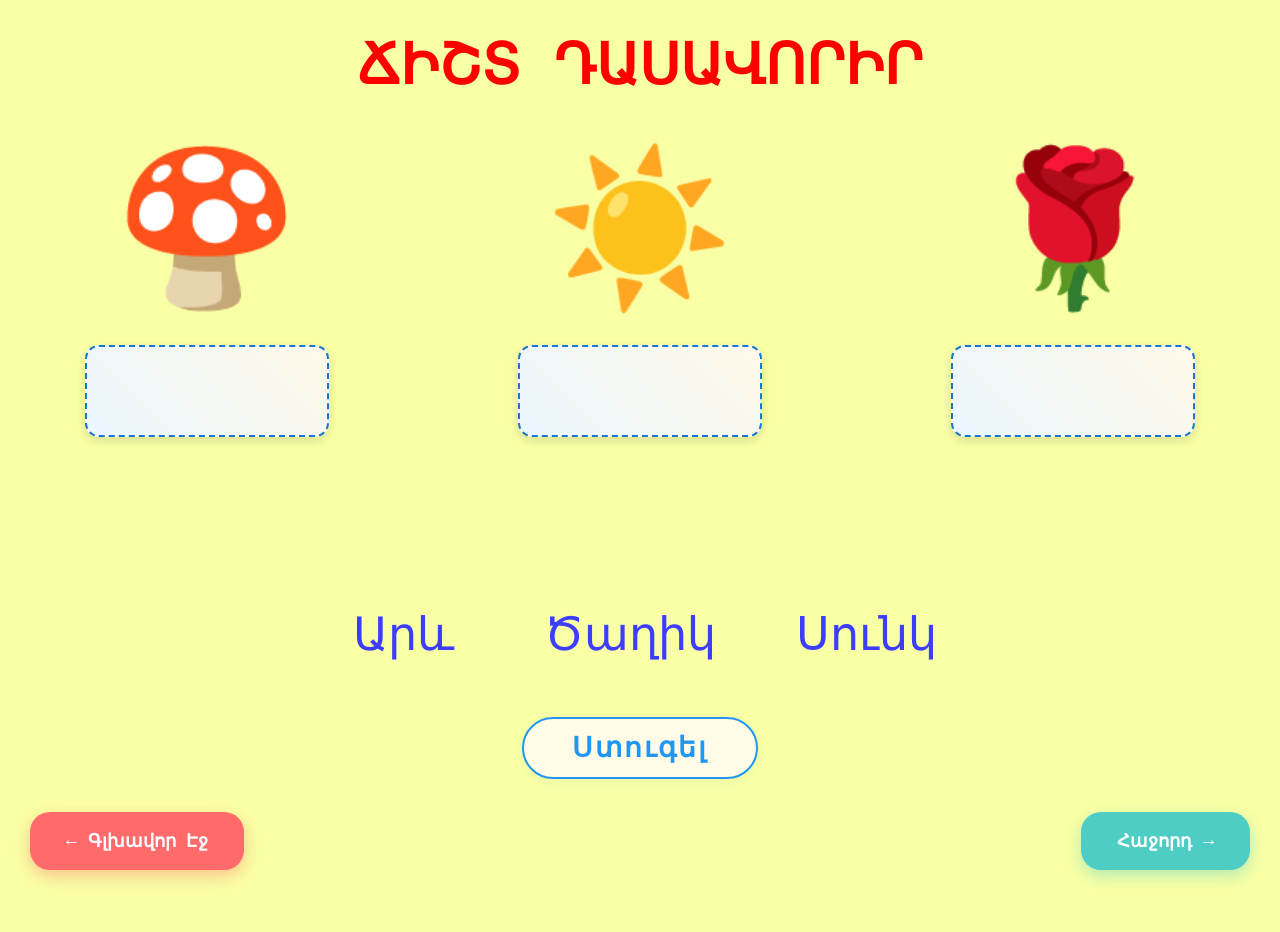
<file: indexArCor.html>
<!DOCTYPE html>
<html lang="en">
<head>
    <meta charset="UTF-8">
    <meta name="viewport" content="width=device-width, initial-scale=1.0">
    <title>Document</title>
    <link rel="stylesheet" href="styleArCor.css">
</head>
<body>
    <h1 class="text">ՃԻՇՏ ԴԱՍԱՎՈՐԻՐ</h1>
    <div class="items">
        <div class="topItems">
            <div class="item1Top">🍄</div>
            <div class="dropZone" data-for="item1Top"></div>
            <div class="item2Top">☀️</div>
            <div class="dropZone" data-for="item2Top"></div>
            <div class="item3Top">🌹</div>
            <div class="dropZone" data-for="item3Top"></div>
        </div>
        <div class="bottomItems">
            <div class="item1Bottom">Արև</div>
            <div class="item2Bottom">Ծաղիկ</div>
            <div class="item3Bottom">Սունկ</div>
        </div>
    </div>
    <button id="checkBtn">Ստուգել</button>
    <div class="nav-buttons">
        <a href="index.html" class="nav-back">← Գլխավոր Էջ</a>
        <a href="#" class="nav-prev" style="visibility: hidden;">← Նախորդ</a>
        <button id="next">Հաջորդ →</button>
    </div>
    <script src="scriptArCor.js"></script>
</body>

</html>
</file>
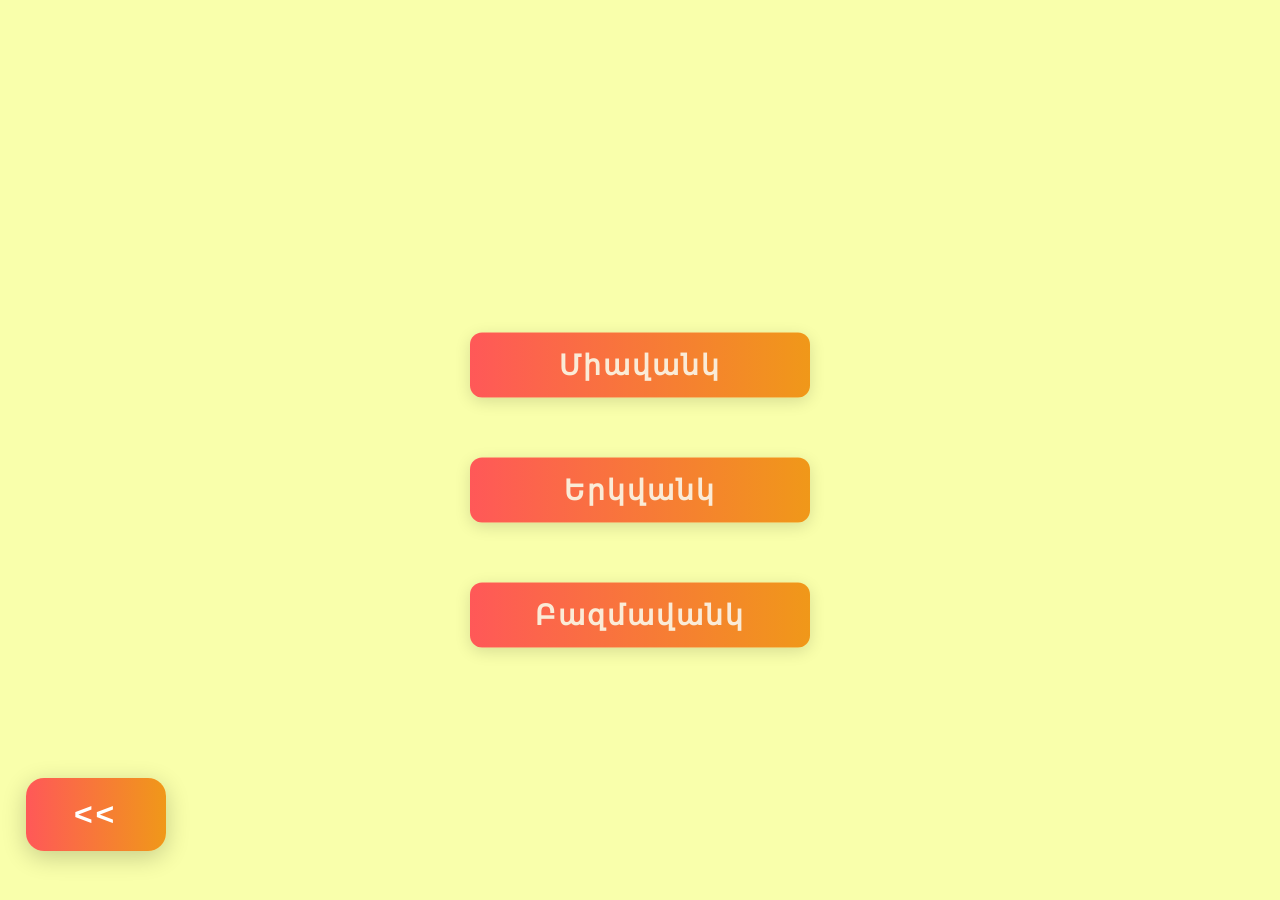
<file: indexbar.html>
<!DOCTYPE html>
<html lang="en">
<head>
    <meta charset="UTF-8">
    <meta name="viewport" content="width=device-width, initial-scale=1.0">
    <title>Document</title>
    <link rel="stylesheet" href="stylebar.css">
    <style>
        .a1{
            color: antiquewhite;
            text-decoration: none;
        }
        .a2{
            color: antiquewhite;
            text-decoration: none;
        }
        .a3{
            color: antiquewhite;
            text-decoration: none;
        }
    </style>
</head>
<body>
    <div class="btndiv">
        <button class="miavank"><a href="indexmiavank.html" class="a1">Միավանկ</a></button>
        <button class="erkvank"><a href="indexerkvank.html" class="a2">Երկվանկ</a></button>
        <button class="bazmavank"><a href="indexbazmavank.html" class="a3">Բազմավանկ</a></button>
    </div>
    <button class="hetgnal"><a href="index.html"><<</a></button>
    <script src="scriptbar.js"></script>
</body>

</html>
</file>
<file: styleStartPage.css>
/* styleStartPage.css — updated to center hero block vertically and stack title -> signature -> buttons */
:root {
  --bg: #87CEEB;
  --window-bg: #FFD700;
  --text: #fff;
  --btn-1-bg: #FF6B6B;
  --btn-2-bg: #4ECDC4;
  --btn-3-bg: #95E1D3;
  --btn-text: #fff;
  --btn-hover: rgba(0,0,0,0.1);
  --radius: 16px;
  --font: 'Inter', sans-serif;
}

* {
  margin: 0;
  padding: 0;
  box-sizing: border-box;
}

/* Основной фон */
body {
  font-family: var(--font);
  background: linear-gradient(180deg, #87CEEB 0%, #E0F6FF 100%);
  color: var(--text);
  min-height: 100vh;
  overflow: hidden;
  /* не центрируем весь body — внутри .hero мы сами позиционируем содержимое */
}

/* Новая обёртка: заголовок, подпись, кнопки */
.hero {
  display: flex;
  flex-direction: column;
  align-items: center;
  justify-content: center;
  gap: 0.6rem;
  min-height: calc(100vh - 120px); /* учитывает высоту травы внизу */
  padding: 2rem 1rem 1rem;
  text-align: center;
  z-index: 2; /* поверх облаков/солнца */
  position: relative;
}

/* Заголовок */
h1 {
  margin: 0;
  font-size: clamp(2.5rem, 8vw, 6rem);
  color: #0b0b0b;
  line-height: 0.95;
  font-weight: 700;
  letter-spacing: 1px;
  text-align: center;
}

/* Подпись под заголовком */
.signature {
  margin: 0;
  margin-top: 0.2rem;
  font-family: 'Caveat', cursive;
  font-size: 1.05rem;
  color: #1b1b1b;
  opacity: 0.95;
}

/* Кнопки (группа) */
.buttons {
  display: flex;
  gap: 1rem;
  justify-content: center;
  flex-wrap: wrap;
  align-items: center;
  margin-top: 1rem;
}

/* Стили для кнопок */
.btn {
  display: inline-block;
  padding: 0.9rem 1.4rem;
  text-decoration: none;
  border-radius: var(--radius);
  font-weight: 700;
  color: var(--btn-text);
  transition: transform 0.18s ease, box-shadow 0.18s ease;
  font-size: 1rem;
  white-space: nowrap;
  border: none;
  cursor: pointer;
  box-shadow: 0 6px 12px rgba(0,0,0,0.12);
  background: #FFF9A6;
  color: #1a1a1a;
}

/* hover/active */
.btn:hover { transform: translateY(-3px); box-shadow: 0 10px 18px rgba(0,0,0,0.18); }
.btn:active { transform: translateY(-1px); }

/* мобильная версия: кнопки по колонке */
@media (max-width: 600px) {
  .buttons { flex-direction: column; gap: 0.7rem; width: 100%; padding: 0 1rem; }
  .btn { width: 100%; text-align: center; padding: 0.85rem 1rem; font-size: 0.95rem; }
  h1 { font-size: 2.2rem; }
}

@keyframes sway {
  from { transform: translateX(0px) rotate(-2deg); }
  to   { transform: translateX(3px) rotate(2deg); }
}
@keyframes rotate {
  from { transform: rotate(0deg); }
  to   { transform: rotate(360deg); }
}

/* creator credit (фиксирован справа внизу) */
.creator-credit {
  position: fixed;
  bottom: 20px;
  right: 20px;
  font-family: 'Caveat', cursive;
  font-size: 1.5rem;
  color: #000;
  font-weight: 700;
  z-index: 100;
  opacity: 0.85;
}

.card-text { font-size:1.5rem; color:#f7c146; font-weight:700; text-align:center; padding:0 6px; line-height:1.2; }
.panel { font-size:1rem; color:#000; font-weight:500; margin-top:8px; text-align:center; }

.netlify-badge {
  display: none !important;
}
</file>
<file: aboutPopup.css>
/* COAF-style variables */
:root{
  --coaf-yellow: #f7c146;
  --coaf-dark: #333;
  --panel-bg: #fff;
  --panel-radius: 8px;
}

/* Toggle button bottom-left */
.about-toggle{
  position:fixed;
  left:18px;
  bottom:18px;
  background:var(--coaf-yellow);
  color:#111;
  padding:10px 14px;
  border-radius:26px;
  box-shadow:0 6px 18px rgba(0,0,0,0.15);
  cursor:pointer;
  font-weight:600;
  z-index:1200;
}

/* Popup container */
.about-popup{
  position:fixed;
  left:18px;
  bottom:70px;
  width:520px;
  max-width:calc(100% - 36px);
  background:transparent;
  z-index:1200;
  display:none;
}
.about-popup[aria-hidden="false"]{display:block}

.about-content{
  background: linear-gradient(135deg, #fff 80%, #f7c14622 100%);
  border-radius:20px;
  box-shadow:0 10px 32px 0 rgba(247,193,70,0.18), 0 2px 8px rgba(0,0,0,0.08);
  padding:28px 24px 24px 24px;
  border-left:8px solid var(--coaf-yellow);
  min-width:320px;
}

.about-close{
  position:absolute;
  right:26px;
  bottom:unset;
  top:8px;
  background:transparent;
  border:none;
  font-size:18px;
  cursor:pointer;
}

.about-panels{
  display:flex;
  gap:20px;
  align-items:stretch;
  justify-content:center;
}

.panel{
  background:rgba(255,255,255,0.92);
  flex:1 1 0;
  display:flex;
  flex-direction:column;
  align-items:center;
  justify-content:flex-start;
  padding:16px 10px 12px 10px;
  border-radius:14px;
  box-shadow:0 2px 8px rgba(247,193,70,0.07);
  min-height:140px;
}

.panel-left, .panel-right{
  width:130px;
  min-width:110px;
}

.panel-middle{
  flex:1 1 260px;
  min-width:220px;
}

.photo-wrap, .logo-wrap{
  background:linear-gradient(120deg, #fff 70%, #f7c14633 100%);
  border-radius:12px;
  overflow:hidden;
  width:100%;
  height:100px;
  display:flex;
  align-items:center;
  justify-content:center;
  border:1.5px solid #f7c14644;
  margin-bottom:10px;
}
.name-wrap {
  min-height:100px;
  justify-content:center;
}
.lia-name {
  font-family: 'Caveat', 'Inter', sans-serif;
  font-size: 1.25rem;
  font-weight: 700;
  color: #f7c146;
  letter-spacing: 0.5px;
  text-align: center;
  padding: 0 6px;
  line-height: 1.2;
}

.profile-img, .coaf-logo{
  max-width:100%;
  max-height:100%;
  display:block;
}

.card-img-wrap{
  width:100%;
  background:linear-gradient(120deg, #fff 70%, #f7c14622 100%);
  border-radius:10px;
  padding:8px;
  border:1.5px solid #f7c14633;
  margin-bottom:10px;
}

.card-img{
  width:100%;
  height:auto;
  display:block;
}

.card-links{
  margin-top:8px;
  display:flex;
  flex-direction:column;
  gap:6px;
  font-size:14px;
}


.card-links a, .linkedin, .coaf-link{
  color:var(--coaf-dark);
  text-decoration:none;
  background:#fff;
  padding:6px 8px;
  border-radius:6px;
  border:1px solid transparent;
  display: flex;
  align-items: center;
  justify-content: center;
}

.card-links a#card-qr {
  background: none;
  border: none;
  padding: 0;
  margin-top: 8px;
}

.qr-img {
  width: 64px;
  height: 64px;
  display: block;
  margin: 0 auto;
  border-radius: 8px;
  box-shadow: 0 2px 8px rgba(0,0,0,0.07);
  transition: box-shadow 0.2s;
}
.qr-img:hover {
  box-shadow: 0 4px 16px rgba(247,193,70,0.25);
}

.card-links a:hover:not(#card-qr), .linkedin:hover, .coaf-link:hover{
  background:#fff9f0;
  border-color:#f0d59b;
}

@media (max-width:640px){
  .about-popup{left:12px; right:12px; width:auto; bottom:70px}
  .about-panels{flex-direction:column}
  .panel-left, .panel-right{width:100%}
}
</file>
<file: ArmLetters.css>
:root {
  color-scheme: light;
  font-family: "Segoe UI", Tahoma, Geneva, Verdana, sans-serif;
  --bg: #fff8e6;
  --card: #fffdf7;
  --accent: #2e8b57;
  --accent-dark: #216b43;
  --text: #2f2a24;
  --muted: #7b6f63;
}

* {
  box-sizing: border-box;
}

body {
  margin: 0;
  min-height: 100vh;
  background: linear-gradient(135deg, #fff1c8 0%, var(--bg) 100%);
  color: var(--text);
  display: flex;
  justify-content: center;
  align-items: center;
  padding: 24px;
}

.app {
  width: min(980px, 100%);
  display: grid;
  gap: 24px;
}

.top-bar {
  text-align: center;
}

.eyebrow {
  margin: 0 0 6px;
  font-size: 0.95rem;
  color: var(--muted);
  letter-spacing: 0.16em;
  text-transform: uppercase;
}

.letter-title {
  margin: 0;
  font-size: clamp(2.1rem, 4vw, 3rem);
  color: #2d1b0e;
}

.main-card {
  background: var(--card);
  border-radius: 28px;
  padding: 28px;
  box-shadow: 0 18px 45px rgba(64, 41, 10, 0.16);
  display: grid;
  gap: 20px;
}

.letter-canvas {
  position: relative;
  min-height: 330px;
  border-radius: 24px;
  background: linear-gradient(145deg, #fff8e5, #ffeab3);
  border: 3px solid #f6d07b;
  display: flex;
  align-items: center;
  justify-content: center;
  overflow: hidden;
}

.letters-container {
  position: relative;
  z-index: 1;
  display: flex;
  gap: 20px;
  align-items: center;
  justify-content: center;
}

.letter-display,
.lower-letter {
  font-size: clamp(5rem, 12vw, 8rem);
  font-weight: 700;
  color: #3b2a16;
  text-shadow: 0 8px 16px rgba(0, 0, 0, 0.12);
  user-select: none;
}

.letter-display.vowel,
.lower-letter.vowel {
  color: #d32f2f;
}

.letter-display {
  font-size: clamp(9rem, 20vw, 14rem);
}

.lower-letter {
  font-size: clamp(8rem, 18vw, 12rem);
  opacity: 0.95;
}

.controls {
  display: flex;
  justify-content: center;
  gap: 12px;
  flex-wrap: wrap;
}

.nav-btn {
  border: none;
  border-radius: 999px;
  padding: 12px 18px;
  font-size: 1rem;
  cursor: pointer;
  transition: transform 180ms ease, box-shadow 180ms ease;
  background: #fff;
  color: var(--text);
  box-shadow: 0 8px 18px rgba(63, 42, 12, 0.11);
}

.nav-btn:hover {
  transform: translateY(-2px);
}

.word-row {
  display: grid;
  grid-template-columns: repeat(2, minmax(0, 1fr));
  gap: 18px;
}

.word-card {
  background: var(--card);
  border-radius: 22px;
  padding: 18px;
  box-shadow: 0 12px 30px rgba(64, 41, 10, 0.12);
  display: grid;
  gap: 12px;
}

.emoji {
  font-size: 2rem;
  text-align: center;
}

.word-boxes {
  display: flex;
  gap: 10px;
  justify-content: center;
  flex-wrap: wrap;
}

.word-box {
  width: 44px;
  height: 44px;
  border-radius: 12px;
  display: grid;
  place-items: center;
  font-weight: 700;
  border: 2px solid #f1d58f;
  background: #fff9ea;
  color: #4b3a24;
}

.word-box.target {
  background: #ffe28f;
  border-color: #f0b83a;
  color: #6f3a0c;
}

#to-home {
  display: inline-block;
  position: fixed;
  bottom: 30px;
  left: 30px;
  z-index: 100;
  padding: 14px 28px;
  font-size: 18px;
  font-weight: bold;
  color: #fff;
  background: #FF6B6B;
  border: none;
  border-radius: 16px;
  text-decoration: none;
  cursor: pointer;
  transition: all 0.3s ease;
  box-shadow: 0 4px 12px rgba(255, 107, 107, 0.3);
}

#to-home:hover {
  background: #FF5252;
  transform: translateY(-3px);
  box-shadow: 0 6px 16px rgba(255, 107, 107, 0.4);
}

@media (max-width: 700px) {
  body {
    padding: 14px;
  }

  .main-card {
    padding: 18px;
  }

  .word-row {
    grid-template-columns: 1fr;
  }
}

 #to-home {
   display: inline-block;
   position: fixed;
   bottom: 30px;
   left: 30px;
   z-index: 100;
   padding: 14px 28px;
   font-size: 18px;
   font-weight: bold;
   color: #fff;
   background: #FF6B6B;
   border: none;
   border-radius: 16px;
   text-decoration: none;
   cursor: pointer;
   transition: all 0.3s ease;
   box-shadow: 0 4px 12px rgba(255, 107, 107, 0.3);
}

#to-home:hover {
   background: #FF5252;
   transform: translateY(-3px);
   box-shadow: 0 6px 16px rgba(255, 107, 107, 0.4);
}

 .word-row {
   grid-template-columns: 1fr;
 }
}


#to-home {
  display: inline-block;
  position: fixed;
  bottom: 30px;
  left: 30px;
  z-index: 100;
  padding: 14px 28px;
  font-size: 18px;
  font-weight: bold;
  color: #fff;
  background: #FF6B6B;
  border: none;
  border-radius: 16px;
  text-decoration: none;
  cursor: pointer;
  transition: all 0.3s ease;
  box-shadow: 0 4px 12px rgba(255, 107, 107, 0.3);
}

#to-home:hover {
  background: #FF5252;
  transform: translateY(-3px);
  box-shadow: 0 6px 16px rgba(255, 107, 107, 0.4);
}

@media (max-width: 700px) {
  body {
    padding: 14px;
    padding-bottom: 80px;
  }

  .main-card {
    padding: 18px;
  }

  .word-row {
    grid-template-columns: 1fr;
  }

  #to-home {
    bottom: 16px;
    left: 16px;
    padding: 10px 20px;
    font-size: 16px;
  }
}
</file>
<file: findWord.css>
:root { --ink:#25334a; --muted:#77849a; --coral:#f47c68; --coral-dark:#df6253; --yellow:#ffd66b; --shadow:0 20px 50px rgba(74,65,55,.12); }
* { box-sizing:border-box; }
body { margin:0; min-width:320px; color:var(--ink); font-family:"Nunito","Noto Sans Armenian",sans-serif; background:#f8f1e6; background-image:radial-gradient(#eadfce 1px,transparent 1px),linear-gradient(135deg,#fffaf0 0%,#f6eee2 100%); background-size:22px 22px,auto; }
button,a { font:inherit; } button { cursor:pointer; }
.game-shell { width:min(100% - 32px,1060px); min-height:100vh; margin:0 auto; padding:32px 0 40px; }
.topbar,.intro-row,.actions { display:flex; align-items:center; justify-content:space-between; }
.topbar { margin-bottom:44px; }
.brand { display:inline-flex; align-items:center; gap:10px; color:var(--ink); font-size:22px; font-weight:900; text-decoration:none; }
.brand-mark { display:grid; place-items:center; width:38px; height:38px; border-radius:12px; color:#fff; background:var(--coral); font-family:"Noto Sans Armenian",sans-serif; transform:rotate(-7deg); }
.level-counter { display:flex; align-items:baseline; gap:12px; color:var(--coral-dark); }.level-label { color:var(--muted); font-size:13px; font-weight:800; letter-spacing:.08em; text-transform:uppercase; }.level-counter strong { font-size:18px; }.slash { color:#c9cbd1; font-weight:500; }
.intro-row { align-items:end; margin-bottom:28px; }.eyebrow { margin:0 0 9px; color:var(--coral); font-size:13px; font-weight:900; letter-spacing:.12em; text-transform:uppercase; } h1 { margin:0; font-family:"Noto Sans Armenian","Nunito",sans-serif; font-size:clamp(34px,6vw,58px); line-height:1; letter-spacing:0; }.instruction { margin:14px 0 0; color:var(--muted); font-size:16px; font-weight:700; }.score { display:flex; align-items:center; gap:8px; padding:10px 15px; border:1px solid #f0dfb9; border-radius:14px; color:#c58a1c; background:#fff8df; font-size:18px; font-weight:900; }.score-star { color:var(--yellow); font-size:23px; text-shadow:0 1px 0 #d59e2f; }
.play-area { display:grid; grid-template-columns:220px 1fr; gap:22px 34px; align-items:center; padding:34px; border:1px solid rgba(231,222,208,.8); border-radius:28px; background:rgba(255,255,255,.76); box-shadow:var(--shadow); }.sticker-card { position:relative; display:grid; place-items:center; min-height:220px; overflow:hidden; border-radius:20px; background:#ccefe9; box-shadow:inset 0 -10px 0 rgba(33,128,119,.1); }.sticker-card::after { position:absolute; right:-25px; bottom:-36px; width:125px; height:125px; border-radius:50%; background:rgba(255,255,255,.28); content:""; }.window-dots { position:absolute; top:13px; left:14px; display:flex; gap:5px; }.window-dots i { width:7px; height:7px; border-radius:50%; background:rgba(33,128,119,.35); }.cat-sticker { position:relative; z-index:1; padding-top:13px; font-size:108px; line-height:1; filter:drop-shadow(0 8px 0 rgba(48,120,113,.12)); }
.answer-zone,.letter-zone { width:100%; }.zone-label { margin:0 0 13px; color:var(--muted); font-size:12px; font-weight:900; letter-spacing:.09em; text-transform:uppercase; }.answer-slots,.letter-bank { display:flex; flex-wrap:wrap; gap:10px; min-height:70px; }.answer-zone { align-self:end; }.answer-slots { padding-bottom:23px; border-bottom:2px dashed #d8dce5; }.letter-zone { align-self:start; }.letter-bank { min-height:68px; }.tile { display:grid; place-items:center; width:62px; height:62px; border:0; border-radius:15px; color:var(--ink); background:#fff; box-shadow:0 5px 0 #dfe2e8,0 8px 16px rgba(49,55,68,.08); font-family:"Noto Sans Armenian","Nunito",sans-serif; font-size:24px; font-weight:800; user-select:none; touch-action:none; transition:transform .18s ease,box-shadow .18s ease,opacity .18s ease; }.tile:hover { transform:translateY(-4px); box-shadow:0 8px 0 #dfe2e8,0 13px 18px rgba(49,55,68,.12); }.tile:focus-visible { outline:3px solid var(--coral); outline-offset:3px; }.tile.dragging { z-index:10; opacity:.82; transform:scale(1.08) rotate(3deg); }.slot { border:2px dashed #d9dce3; border-radius:15px; background:#fafbfc; box-shadow:inset 0 2px 5px rgba(50,50,50,.03); }.slot.is-filled { border-style:solid; border-color:#f6c5bb; background:#fff4f1; }.slot.is-over { border-color:var(--coral); background:#fff0ec; }.slot .tile { width:100%; height:100%; box-shadow:none; background:transparent; }.slot .tile:hover { transform:none; }.letter-bank .tile.is-placed { opacity:.3; pointer-events:none; transform:scale(.92); box-shadow:0 3px 0 #e7e8eb; }
.message { min-height:25px; margin:19px 0 17px; color:var(--muted); font-size:14px; font-weight:800; text-align:center; }.message.success { color:#339477; }.message.error { color:var(--coral-dark); }.actions { justify-content:center; gap:12px; }.button { display:inline-flex; align-items:center; justify-content:center; gap:8px; min-height:50px; padding:0 19px; border:0; border-radius:13px; font-size:14px; font-weight:900; text-decoration:none; transition:transform .18s ease,background .18s ease; }.button:hover { transform:translateY(-2px); }.button-secondary { color:var(--ink); background:#fff; box-shadow:0 3px 0 #e4e5e8; }.button-ghost { color:var(--muted); background:transparent; }.button-primary { color:#fff; background:var(--coral); box-shadow:0 4px 0 #d85f51; }.button-primary:hover { background:var(--coral-dark); }.button:disabled { cursor:default; opacity:.45; transform:none; }
@media (max-width:650px) { .game-shell { width:min(100% - 22px,520px); padding-top:22px; }.topbar { margin-bottom:34px; }.play-area { grid-template-columns:1fr; gap:25px; padding:20px 16px 25px; border-radius:22px; }.sticker-card { min-height:170px; }.cat-sticker { font-size:82px; }.intro-row { align-items:center; }.instruction { max-width:240px; font-size:14px; }.score { padding:8px 11px; }.actions { flex-wrap:wrap; }.button-primary { order:-1; width:100%; }.button-secondary,.button-ghost { flex:1; } }
</file>
<file: style5.css>
body {
    background-color: #f9ffa5;
    margin: 0;
    padding: 0;
    min-height: 100vh;
    box-sizing: border-box;
    overflow-x: hidden;
}

.text {
    font-family: 'Courier New', Courier, monospace;
    font-size: 56px;
    color: #ff0000;
    text-align: center;
    margin-top: 32px;
}

.topItems {
    display: grid;
    grid-template-columns: repeat(3, minmax(140px, 1fr));
    gap: 20px;
    margin-top: 40px;
    margin-bottom: 12px;
    justify-content: center;
    align-items: start;
}

.topItems > .item1Top,
.topItems > .item2Top,
.topItems > .item3Top {
    grid-row: 1;
    justify-self: center;
}

.topItems > .dropZone,
.dropZone {
    grid-row: 2;
    justify-self: center;
    width: 220px;
    height: 80px;
    margin: 8px auto 0 auto;
    border: 2px dashed #1976d2;
    border-radius: 14px;
    background: linear-gradient(45deg, #eaf6fe, #fff9e8);
    box-shadow: 0 4px 10px rgba(0, 0, 0, 0.12);
    display: flex;
    align-items: center;
    justify-content: center;
    white-space: nowrap;
    overflow: hidden;
    text-overflow: ellipsis;
    user-select: none;
    -webkit-user-select: none;
    -moz-user-select: none;
    -ms-user-select: none;
}

.item1Top,
.item2Top,
.item3Top {
    width: 200px;
    height: 250px;
    margin: 0 auto;
    object-fit: contain;
}

.bottomItems {
    display: flex;
    justify-content: center;
    align-items: flex-start;
    gap: 80px;
    margin-top: 154px;
    flex-wrap: wrap;
}

.item1Bottom,
.item2Bottom,
.item3Bottom {
    position: static;
    font-size: 60px;
    color: rgb(61, 61, 255);
    margin: 16px 0;
    min-width: 120px;
    text-align: center;
}

#checkBtn {
    display: block;
    margin: 40px auto 64px auto;
    padding: 12px 48px;
    font-size: 28px;
    font-family: 'Courier New', Courier, monospace;
    color: #2196f3;
    background: #fffbe6;
    border: 2px solid #2196f3;
    border-radius: 32px;
    box-shadow: 0 2px 12px rgba(33,150,243,0.08);
    cursor: pointer;
    transition: background 0.2s, color 0.2s, border 0.2s, transform 0.15s, box-shadow 0.2s;
    letter-spacing: 2px;
    font-weight: bold;
}

#checkBtn:hover {
    background: #2196f3;
    color: #fffbe6;
    border: 2px solid #1976d2;
    transform: translateY(-2px) scale(1.03);
    box-shadow: 0 6px 24px rgba(33,150,243,0.18);
}

.nav-buttons {
    display: flex;
    justify-content: center;
    gap: 15px;
    margin-top: 30px;
    margin-bottom: 40px;
    flex-wrap: wrap;
    align-items: center;
}

.nav-prev {
    display: inline-block;
    padding: 18px 36px;
    font-size: 20px;
    font-family: 'Courier New', Courier, monospace;
    color: #fff;
    background: #87CEEB;
    border: none;
    border-radius: 20px;
    text-decoration: none;
    cursor: pointer;
    transition: all 0.3s ease;
    font-weight: bold;
    box-shadow: 0 6px 16px rgba(135, 206, 235, 0.4);
}

.nav-prev:hover {
    background: #6DB9D9;
    transform: translateY(-3px);
    box-shadow: 0 8px 20px rgba(135, 206, 235, 0.5);
}

.nav-back {
    display: inline-block;
    position: fixed;
    bottom: 30px;
    left: 30px;
    z-index: 1000;
    padding: 18px 36px;
    font-size: 18px;
    font-family: 'Courier New', Courier, monospace;
    color: #fff;
    background: #FF6B6B;
    border: none;
    border-radius: 20px;
    text-decoration: none;
    cursor: pointer;
    transition: all 0.3s ease;
    font-weight: bold;
    box-shadow: 0 6px 16px rgba(255, 107, 107, 0.4);
}

.nav-back:hover {
    background: #FF5252;
    transform: translateY(-3px);
    box-shadow: 0 8px 20px rgba(255, 107, 107, 0.5);
}

.nav-buttons #next {
    display: inline-block;
    position: fixed;
    bottom: 30px;
    right: 30px;
    z-index: 1000;
    padding: 18px 36px;
    font-size: 18px;
    font-family: 'Courier New', Courier, monospace;
    color: #fff;
    background: #4ECDC4;
    border: none;
    border-radius: 20px;
    cursor: pointer;
    transition: all 0.3s ease;
    font-weight: bold;
    box-shadow: 0 6px 16px rgba(78, 205, 196, 0.4);
    margin: 0 !important;
}

.nav-buttons #next:hover {
    background: #45B5AD;
    transform: translateY(-3px);
    box-shadow: 0 8px 20px rgba(78, 205, 196, 0.5);
}

/* Планшеты и мобильные */
@media (max-width: 900px) {
    .text {
        font-size: 7vw;
        margin-top: 75px;
        padding: 0 12px;
    }

    .topItems {
        grid-template-columns: 1fr;
        gap: 12px;
        margin-top: 20px;
    }

    .topItems > .item1Top { grid-row: 1; }
    .topItems > .item2Top { grid-row: 3; }
    .topItems > .item3Top { grid-row: 5; }

    .topItems > .dropZone,
    .dropZone {
        grid-row: auto;
        width: 200px;
        height: 64px;
        margin: 0 auto 18px auto;
    }

    .item1Top,
    .item2Top,
    .item3Top {
        width: 150px;
        height: 140px;
        margin: 0 auto;
        font-size: 12vw;
    }

    .bottomItems {
        flex-direction: column;
        align-items: center;
        gap: 16px;
        margin-top: 30px;
    }

    .item1Bottom,
    .item2Bottom,
    .item3Bottom {
        font-size: 40px;
        margin: 4px 0;
        min-width: auto;
    }

    #checkBtn {
        font-size: 22px;
        padding: 12px 36px;
        margin: 24px auto 40px auto;
    }

    .nav-back {
        position: absolute;
        top: 15px;
        left: 15px;
        bottom: auto;
        padding: 10px 18px;
        font-size: 15px;
        border-radius: 14px;
    }

    #next,
    .nav-buttons #next {
        position: absolute;
        top: 15px;
        right: 15px;
        bottom: auto;
        padding: 10px 18px;
        font-size: 15px;
        border-radius: 14px;
    }

    .nav-prev {
        padding: 10px 18px;
        font-size: 15px;
        border-radius: 14px;
    }
}
</file>
<file: style2.css>
body {
    background-color: #f9ffa5;
    margin: 0;
    padding: 0;
    min-height: 100vh;
    box-sizing: border-box;
    overflow-x: hidden;
}

.text {
    font-family: 'Courier New', Courier, monospace;
    font-size: 56px;
    color: #ff0000;
    text-align: center;
    margin-top: 32px;
}

.topItems {
    display: grid;
    grid-template-columns: repeat(3, minmax(140px, 1fr));
    gap: 20px;
    margin-top: 40px;
    margin-bottom: 12px;
    justify-content: center;
    align-items: start;
}

.topItems > .item1Top,
.topItems > .item2Top,
.topItems > .item3Top {
    grid-row: 1;
    justify-self: center;
}

.topItems > .dropZone,
.dropZone {
    grid-row: 2;
    justify-self: center;
    width: 220px;
    height: 80px;
    margin: 8px auto 0 auto;
    border: 2px dashed #1976d2;
    border-radius: 14px;
    background: linear-gradient(45deg, #eaf6fe, #fff9e8);
    box-shadow: 0 4px 10px rgba(0, 0, 0, 0.12);
    display: flex;
    align-items: center;
    justify-content: center;
    white-space: nowrap;
    overflow: hidden;
    text-overflow: ellipsis;
    user-select: none;
    -webkit-user-select: none;
    -moz-user-select: none;
    -ms-user-select: none;
}

.item1Top,
.item2Top,
.item3Top {
    width: 300px;
    height: 250px;
    margin: 0 16px;
    object-fit: contain;
}

.bottomItems {
    display: flex;
    justify-content: center;
    align-items: flex-start;
    gap: 80px;
    margin-top: 154px;
    flex-wrap: wrap;
}

.item1Bottom,
.item2Bottom,
.item3Bottom {
    position: static;
    font-size: 46px;
    color: rgb(61, 61, 255);
    margin: 16px 0;
    min-width: 120px;
    text-align: center;
}

#checkBtn {
    display: block;
    margin: 40px auto 64px auto;
    padding: 12px 48px;
    font-size: 28px;
    font-family: 'Courier New', Courier, monospace;
    color: #2196f3;
    background: #fffbe6;
    border: 2px solid #2196f3;
    border-radius: 32px;
    box-shadow: 0 2px 12px rgba(33,150,243,0.08);
    cursor: pointer;
    transition: background 0.2s, color 0.2s, border 0.2s, transform 0.15s, box-shadow 0.2s;
    letter-spacing: 2px;
    font-weight: bold;
}

#checkBtn:hover {
    background: #2196f3;
    color: #fffbe6;
    border: 2px solid #1976d2;
    transform: translateY(-2px) scale(1.03);
    box-shadow: 0 6px 24px rgba(33,150,243,0.18);
}

.nav-buttons {
    display: flex;
    justify-content: center;
    gap: 15px;
    margin-top: 30px;
    margin-bottom: 40px;
    flex-wrap: wrap;
    align-items: center;
}

.nav-prev {
    display: inline-block;
    padding: 18px 36px;
    font-size: 20px;
    font-family: 'Courier New', Courier, monospace;
    color: #fff;
    background: #87CEEB;
    border: none;
    border-radius: 20px;
    text-decoration: none;
    cursor: pointer;
    transition: all 0.3s ease;
    font-weight: bold;
    box-shadow: 0 6px 16px rgba(135, 206, 235, 0.4);
}

.nav-prev:hover {
    background: #6DB9D9;
    transform: translateY(-3px);
    box-shadow: 0 8px 20px rgba(135, 206, 235, 0.5);
}

.nav-back {
    display: inline-block;
    position: fixed;
    bottom: 30px;
    left: 30px;
    z-index: 1000;
    padding: 18px 36px;
    font-size: 18px;
    font-family: 'Courier New', Courier, monospace;
    color: #fff;
    background: #FF6B6B;
    border: none;
    border-radius: 20px;
    text-decoration: none;
    cursor: pointer;
    transition: all 0.3s ease;
    font-weight: bold;
    box-shadow: 0 6px 16px rgba(255, 107, 107, 0.4);
}

.nav-back:hover {
    background: #FF5252;
    transform: translateY(-3px);
    box-shadow: 0 8px 20px rgba(255, 107, 107, 0.5);
}

.nav-buttons #next {
    display: inline-block;
    position: fixed;
    bottom: 30px;
    right: 30px;
    z-index: 1000;
    padding: 18px 36px;
    font-size: 18px;
    font-family: 'Courier New', Courier, monospace;
    color: #fff;
    background: #4ECDC4;
    border: none;
    border-radius: 20px;
    cursor: pointer;
    transition: all 0.3s ease;
    font-weight: bold;
    box-shadow: 0 6px 16px rgba(78, 205, 196, 0.4);
    margin: 0 !important;
}

.nav-buttons #next:hover {
    background: #45B5AD;
    transform: translateY(-3px);
    box-shadow: 0 8px 20px rgba(78, 205, 196, 0.5);
}

/* Планшеты и мобильные */
@media (max-width: 900px) {
    .text {
        font-size: 7vw;
        margin-top: 75px;
        padding: 0 12px;
    }

    .topItems {
        grid-template-columns: 1fr;
        gap: 12px;
        margin-top: 20px;
    }

    .topItems > .item1Top { grid-row: 1; }
    .topItems > .item2Top { grid-row: 3; }
    .topItems > .item3Top { grid-row: 5; }

    .topItems > .dropZone,
    .dropZone {
        grid-row: auto;
        width: 200px;
        height: 64px;
        margin: 0 auto 18px auto;
    }

    .item1Top,
    .item2Top,
    .item3Top {
        width: 160px;
        height: 140px;
        margin: 0 auto;
        font-size: 12vw;
    }

    .bottomItems {
        flex-direction: column;
        align-items: center;
        gap: 16px;
        margin-top: 30px;
    }

    .item1Bottom,
    .item2Bottom,
    .item3Bottom {
        font-size: 36px;
        margin: 4px 0;
        min-width: auto;
    }

    #checkBtn {
        font-size: 22px;
        padding: 12px 36px;
        margin: 24px auto 40px auto;
    }

    .nav-back {
        position: absolute;
        top: 15px;
        left: 15px;
        bottom: auto;
        padding: 10px 18px;
        font-size: 15px;
        border-radius: 14px;
    }

    #next,
    .nav-buttons #next {
        position: absolute;
        top: 15px;
        right: 15px;
        bottom: auto;
        padding: 10px 18px;
        font-size: 15px;
        border-radius: 14px;
    }

    .nav-prev {
        padding: 10px 18px;
        font-size: 15px;
        border-radius: 14px;
    }
}
</file>
<file: styleArCor.css>
body {
    background-color: #f9ffa5;
    margin: 0;
    padding: 0;
    min-height: 100vh;
    box-sizing: border-box;
    overflow-x: hidden;
}

.text {
    font-family: 'Courier New', Courier, monospace;
    font-size: 56px;
    color: #ff0000;
    text-align: center;
    margin-top: 32px;
}

.topItems {
    display: grid;
    grid-template-columns: repeat(3, minmax(140px, 1fr));
    gap: 20px;
    margin-top: 40px;
    margin-bottom: 12px;
    justify-content: center;
    align-items: start;
}

.topItems > .item1Top,
.topItems > .item2Top,
.topItems > .item3Top {
    grid-row: 1;
    justify-self: center;
}

.topItems > .dropZone,
.dropZone {
    grid-row: 2;
    justify-self: center;
    width: 240px;
    height: 88px;
    margin: 8px auto 0 auto;
    border: 2px dashed #1976d2;
    border-radius: 14px;
    background: linear-gradient(45deg, #eaf6fe, #fff9e8);
    box-shadow: 0 4px 10px rgba(0, 0, 0, 0.12);
    display: flex;
    align-items: center;
    justify-content: center;
    white-space: nowrap;
    overflow: hidden;
    text-overflow: ellipsis;
    user-select: none;
    -webkit-user-select: none;
    -moz-user-select: none;
    -ms-user-select: none;
}

.item1Top,
.item2Top,
.item3Top {
    font-size: 150px;
    margin: 0 16px;
    text-align: center;
}

.bottomItems {
    display: flex;
    justify-content: center;
    align-items: flex-start;
    gap: 80px;
    margin-top: 154px;
    flex-wrap: wrap;
}

.item1Bottom,
.item2Bottom,
.item3Bottom {
    position: static;
    font-size: 46px;
    color: rgb(61, 61, 255);
    margin: 16px 0;
    min-width: 120px;
    text-align: center;
}

#checkBtn {
    display: block;
    margin: 40px auto 64px auto;
    padding: 12px 48px;
    font-size: 28px;
    font-family: 'Courier New', Courier, monospace;
    color: #2196f3;
    background: #fffbe6;
    border: 2px solid #2196f3;
    border-radius: 32px;
    box-shadow: 0 2px 12px rgba(33,150,243,0.08);
    cursor: pointer;
    transition: background 0.2s, color 0.2s, border 0.2s, transform 0.15s, box-shadow 0.2s;
    letter-spacing: 2px;
    font-weight: bold;
}

#checkBtn:hover {
    background: #2196f3;
    color: #fffbe6;
    border: 2px solid #1976d2;
    transform: translateY(-2px) scale(1.03);
    box-shadow: 0 6px 24px rgba(33,150,243,0.18);
}

#next {
    display: inline-block;
    position: fixed;
    bottom: 30px;
    right: 30px;
    z-index: 1000;
    padding: 18px 36px;
    font-size: 18px;
    font-family: 'Courier New', Courier, monospace;
    color: #fff;
    background: #4ECDC4;
    border: none;
    border-radius: 20px;
    cursor: pointer;
    transition: all 0.3s ease;
    font-weight: bold;
    box-shadow: 0 6px 16px rgba(78, 205, 196, 0.4);
    margin: 0 !important;
}

#next:hover {
    transform: translateY(-3px);
    box-shadow: 0 8px 20px rgba(78, 205, 196, 0.6);
}

.nav-buttons {
    display: flex;
    justify-content: center;
    gap: 15px;
    margin-top: 30px;
    margin-bottom: 40px;
    flex-wrap: wrap;
    align-items: center;
}

.nav-prev {
    display: inline-block;
    padding: 18px 36px;
    font-size: 20px;
    font-family: 'Courier New', Courier, monospace;
    color: #fff;
    background: #87CEEB;
    border: none;
    border-radius: 20px;
    text-decoration: none;
    cursor: pointer;
    transition: all 0.3s ease;
    font-weight: bold;
    box-shadow: 0 6px 16px rgba(135, 206, 235, 0.4);
}

.nav-prev:hover {
    transform: translateY(-3px);
    box-shadow: 0 8px 20px rgba(135, 206, 235, 0.6);
}

.nav-back {
    display: inline-block;
    position: fixed;
    bottom: 30px;
    left: 30px;
    z-index: 1000;
    padding: 18px 36px;
    font-size: 18px;
    font-family: 'Courier New', Courier, monospace;
    color: #fff;
    background: #FF6B6B;
    border: none;
    border-radius: 20px;
    text-decoration: none;
    cursor: pointer;
    transition: all 0.3s ease;
    font-weight: bold;
    box-shadow: 0 6px 16px rgba(255, 107, 107, 0.4);
}

.nav-back:hover {
    transform: translateY(-3px);
    box-shadow: 0 8px 20px rgba(255, 107, 107, 0.6);
}

/* Планшеты и мобильные */
@media (max-width: 900px) {
    /* Опускаем заголовок ниже верхних кнопок */
    .text {
        font-size: 7vw;
        margin-top: 75px;
        padding: 0 12px;
    }

    /* Выстраиваем картинки и поля вертикально друг за другом */
    .topItems {
        grid-template-columns: 1fr;
        gap: 10px;
        margin-top: 20px;
    }

    .topItems > .item1Top { grid-row: 1; }
    .topItems > .item2Top { grid-row: 3; }
    .topItems > .item3Top { grid-row: 5; }

    .topItems > .dropZone,
    .dropZone {
        grid-row: auto;
        width: 200px;
        height: 64px;
        margin: 0 auto 18px auto;
    }

    .item1Top,
    .item2Top,
    .item3Top {
        font-size: 95px;
        margin: 0 auto;
    }

    /* Слова в столбик */
    .bottomItems {
        flex-direction: column;
        align-items: center;
        gap: 16px;
        margin-top: 30px;
    }

    .item1Bottom,
    .item2Bottom,
    .item3Bottom {
        font-size: 36px;
        margin: 4px 0;
        min-width: auto;
    }

    #checkBtn {
        font-size: 22px;
        padding: 12px 36px;
        margin: 24px auto 40px auto;
    }

    /* Кнопки Назад и Следующая — наверху страницы */
    .nav-back {
        position: absolute;
        top: 15px;
        left: 15px;
        bottom: auto;
        padding: 10px 18px;
        font-size: 15px;
        border-radius: 14px;
    }

    #next,
    .nav-buttons #next {
        position: absolute;
        top: 15px;
        right: 15px;
        bottom: auto;
        padding: 10px 18px;
        font-size: 15px;
        border-radius: 14px;
    }

    .nav-prev {
        padding: 10px 18px;
        font-size: 15px;
        border-radius: 14px;
    }
}
</file>
<file: stylebar.css>
body{
    background-color: rgb(249, 255, 171);
}

@media (max-width: 480px) {
  body {
    font-size: 14px; 
  }
  .container {
    padding: 10px;
  }
  .header {
    font-size: 18px;
  }
  .item {
    width: 100%; 
    margin-bottom: 10px;
  }
}

@media (min-width: 481px) and (max-width: 768px) {
  body {
    font-size: 16px; 
  }
  .container {
    padding: 15px;
  }
  .header {
    font-size: 22px;
  }
  .item {
    width: 48%;
    margin-bottom: 15px;
  }
}


@media (min-width: 769px) and (max-width: 1024px) {
  body {
    font-size: 18px;
  }
  .container {
    padding: 20px;
  }
  .header {
    font-size: 26px;
  }
  .item {
    width: 30%; 
    margin-bottom: 20px;
  }
}


@media (min-width: 1025px) {
  body {
    font-size: 20px; 
  }
  .container {
    padding: 30px;
  }
  .header {
    font-size: 32px;
  }
  .item {
    width: 22%; 
    margin-bottom: 30px;
  }
}

.miavank,
.erkvank,
.bazmavank {
    display: inline-block;
    padding: 16px 40px;
    font-size: 28px;
    font-weight: bold;
    color: white;
    background: linear-gradient(90deg, #ff5858 0%, #f09819 100%);
    border: none;
    border-radius: 12px;
    box-shadow: 0 4px 16px #0002;
    cursor: pointer;
    transition: background 0.3s, transform 0.2s, box-shadow 0.2s;
    letter-spacing: 2px;
    min-width: 340px; /* добавьте эту строку */
    text-align: center; /* выравнивание текста по центру */
    margin-top: 40px;
}

.miavank:hover {
    background: linear-gradient(90deg, #f09819 0%, #ff5858 100%);
    transform: translateY(-3px) scale(1.04);
    box-shadow: 0 8px 24px #0003;
    color: white;
}


.erkvank:hover{
    background: linear-gradient(90deg, #f09819 0%, #ff5858 100%);
    transform: translateY(-3px) scale(1.04);
    box-shadow: 0 8px 24px #0003;
    color: white;
}

.bazmavank:hover{
    background: linear-gradient(90deg, #f09819 0%, #ff5858 100%);
    transform: translateY(-3px) scale(1.04);
    box-shadow: 0 8px 24px #0003;
    color: white;
}

.btndiv {
    display: flex;
    color: white;
    flex-direction: column;   
    justify-content: center;
    align-items: center;
    gap: 20px; 
    margin-top: 20px;
    position: absolute;
    top: 50%;
    left: 50%;
    transform: translate(-50%, -50%);
}

.hetgnal {
    position: absolute;
    top: 82%;
    left: 2%;
    display: flex;
    align-items: center;
    justify-content: center;
    padding: 18px 36px;
    font-size: 32px;
    font-weight: bold;
    color: #fff;
    background: linear-gradient(90deg, #ff5858 0%, #f09819 100%);
    border: none;
    border-radius: 18px;
    box-shadow: 0 6px 24px #0003;
    cursor: pointer;
    transition: 
        background 0.3s, 
        transform 0.2s, 
        box-shadow 0.2s,
        letter-spacing 0.2s;
    letter-spacing: 3px;
    min-width: 140px;
    text-align: center;
    margin-top: 40px;
    outline: none;
    z-index: 10;
    gap: 8px;
}

.hetgnal a {
    color: inherit;
    text-decoration: none;
    width: 100%;
    height: 100%;
    display: block;
}

.hetgnal:hover, .hetgnal:focus {
    background: linear-gradient(90deg, #f09819 0%, #ff5858 100%);
    transform: translateY(-5px) scale(1.06);
    box-shadow: 0 12px 32px #0004;
    letter-spacing: 5px;
    filter: brightness(1.08);
}
.a{
    color: #fff;
}
</file>
